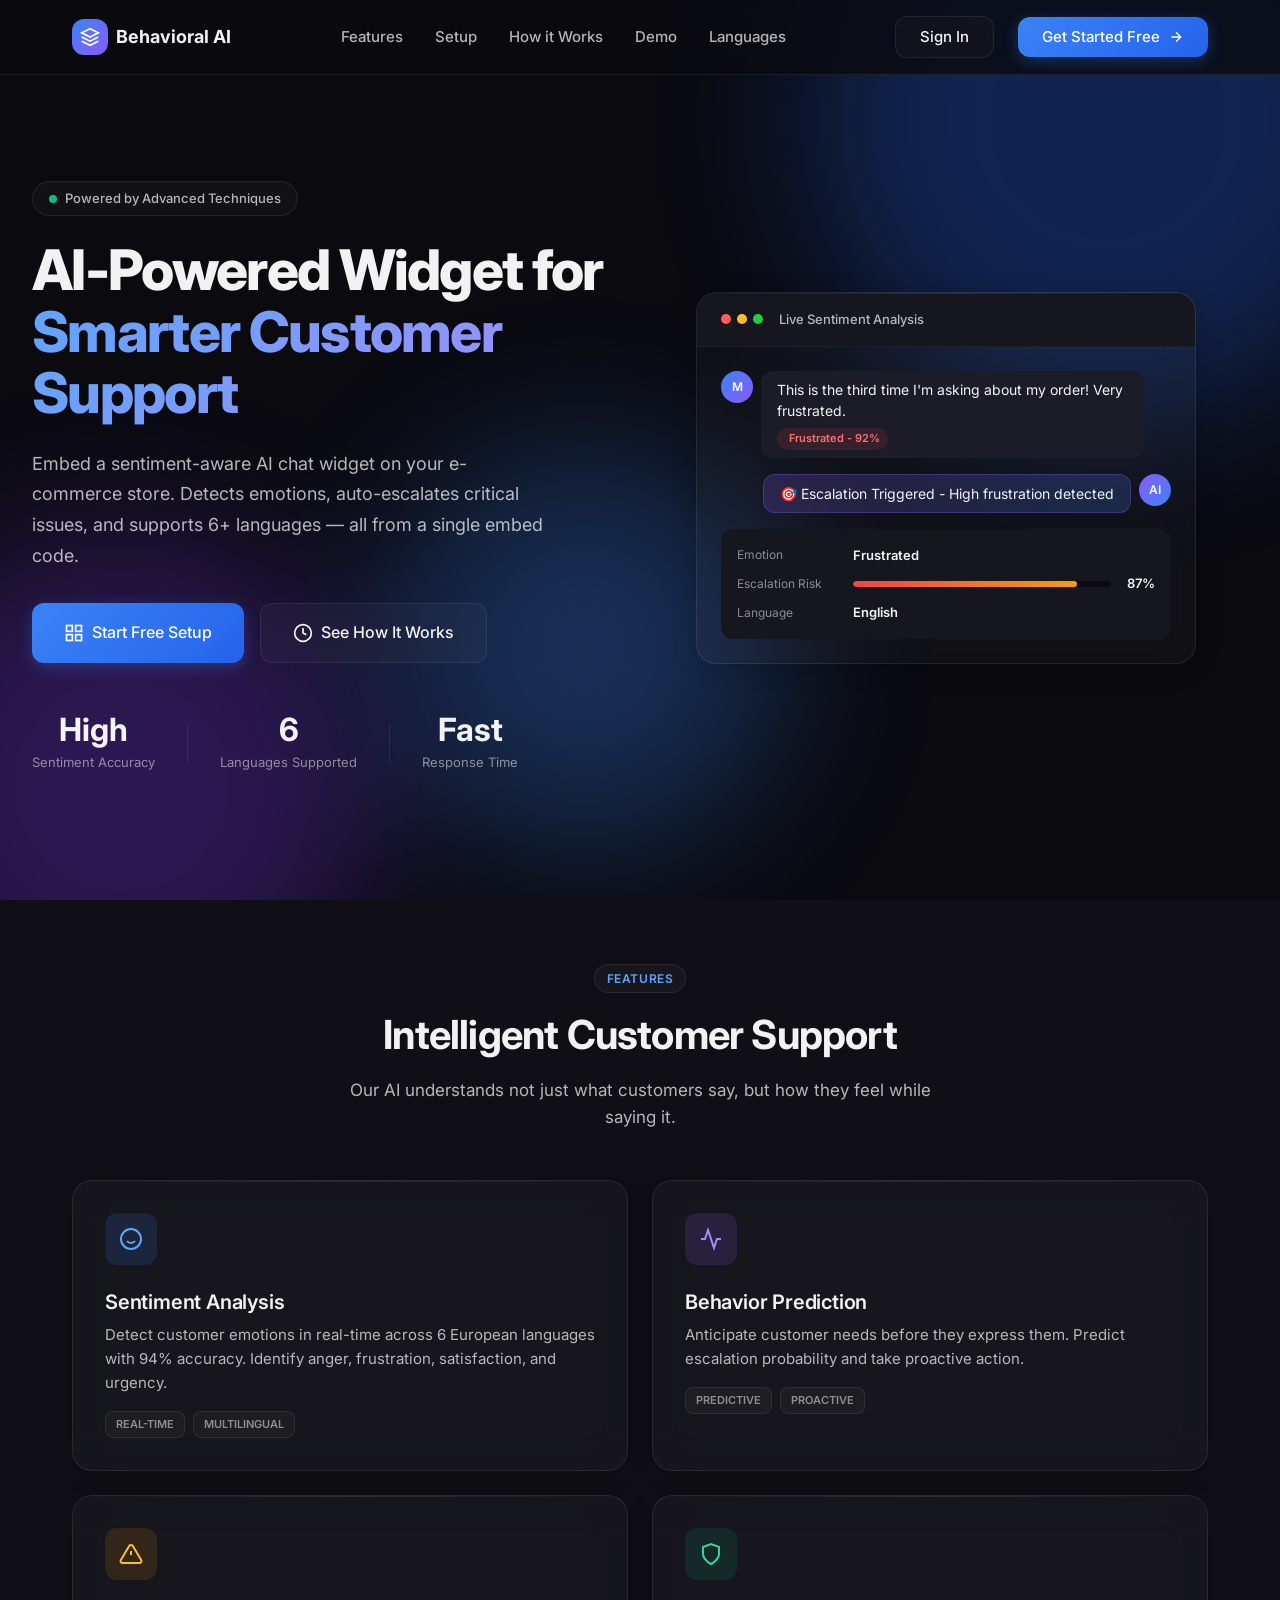
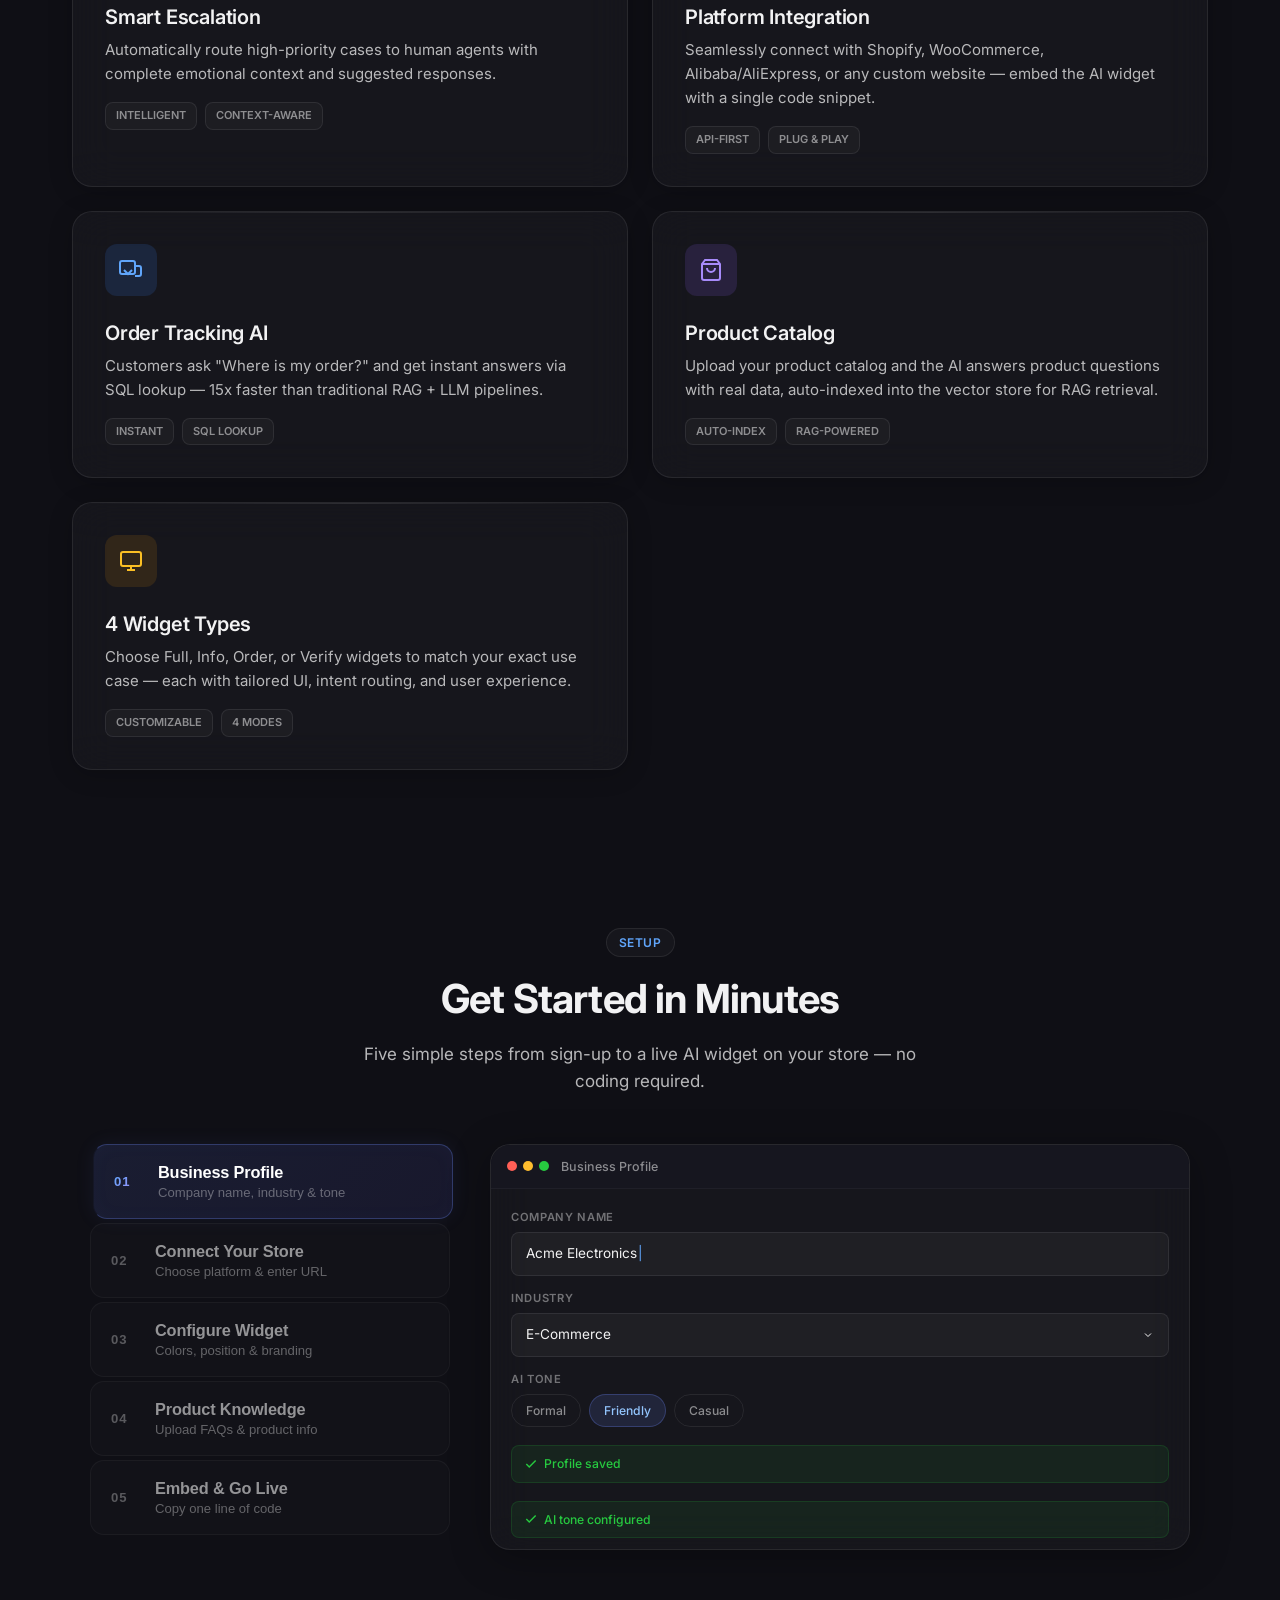
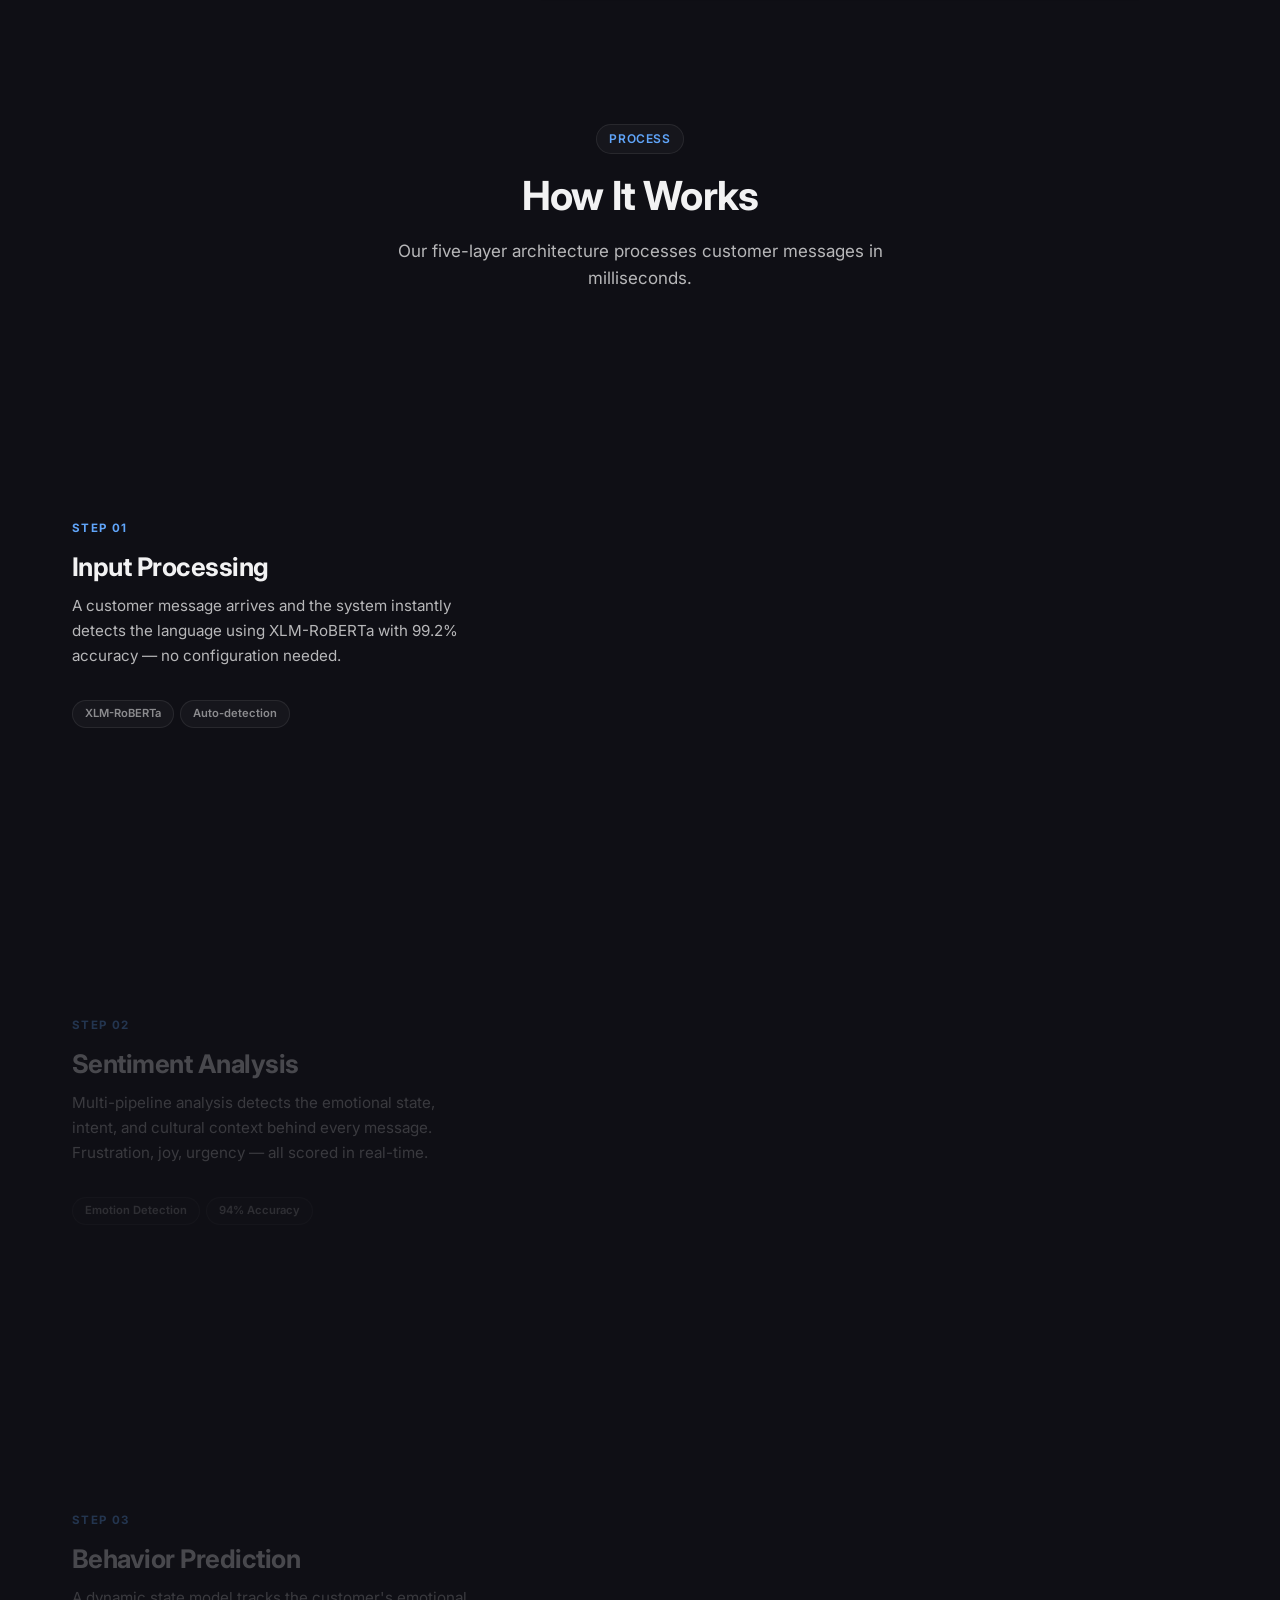
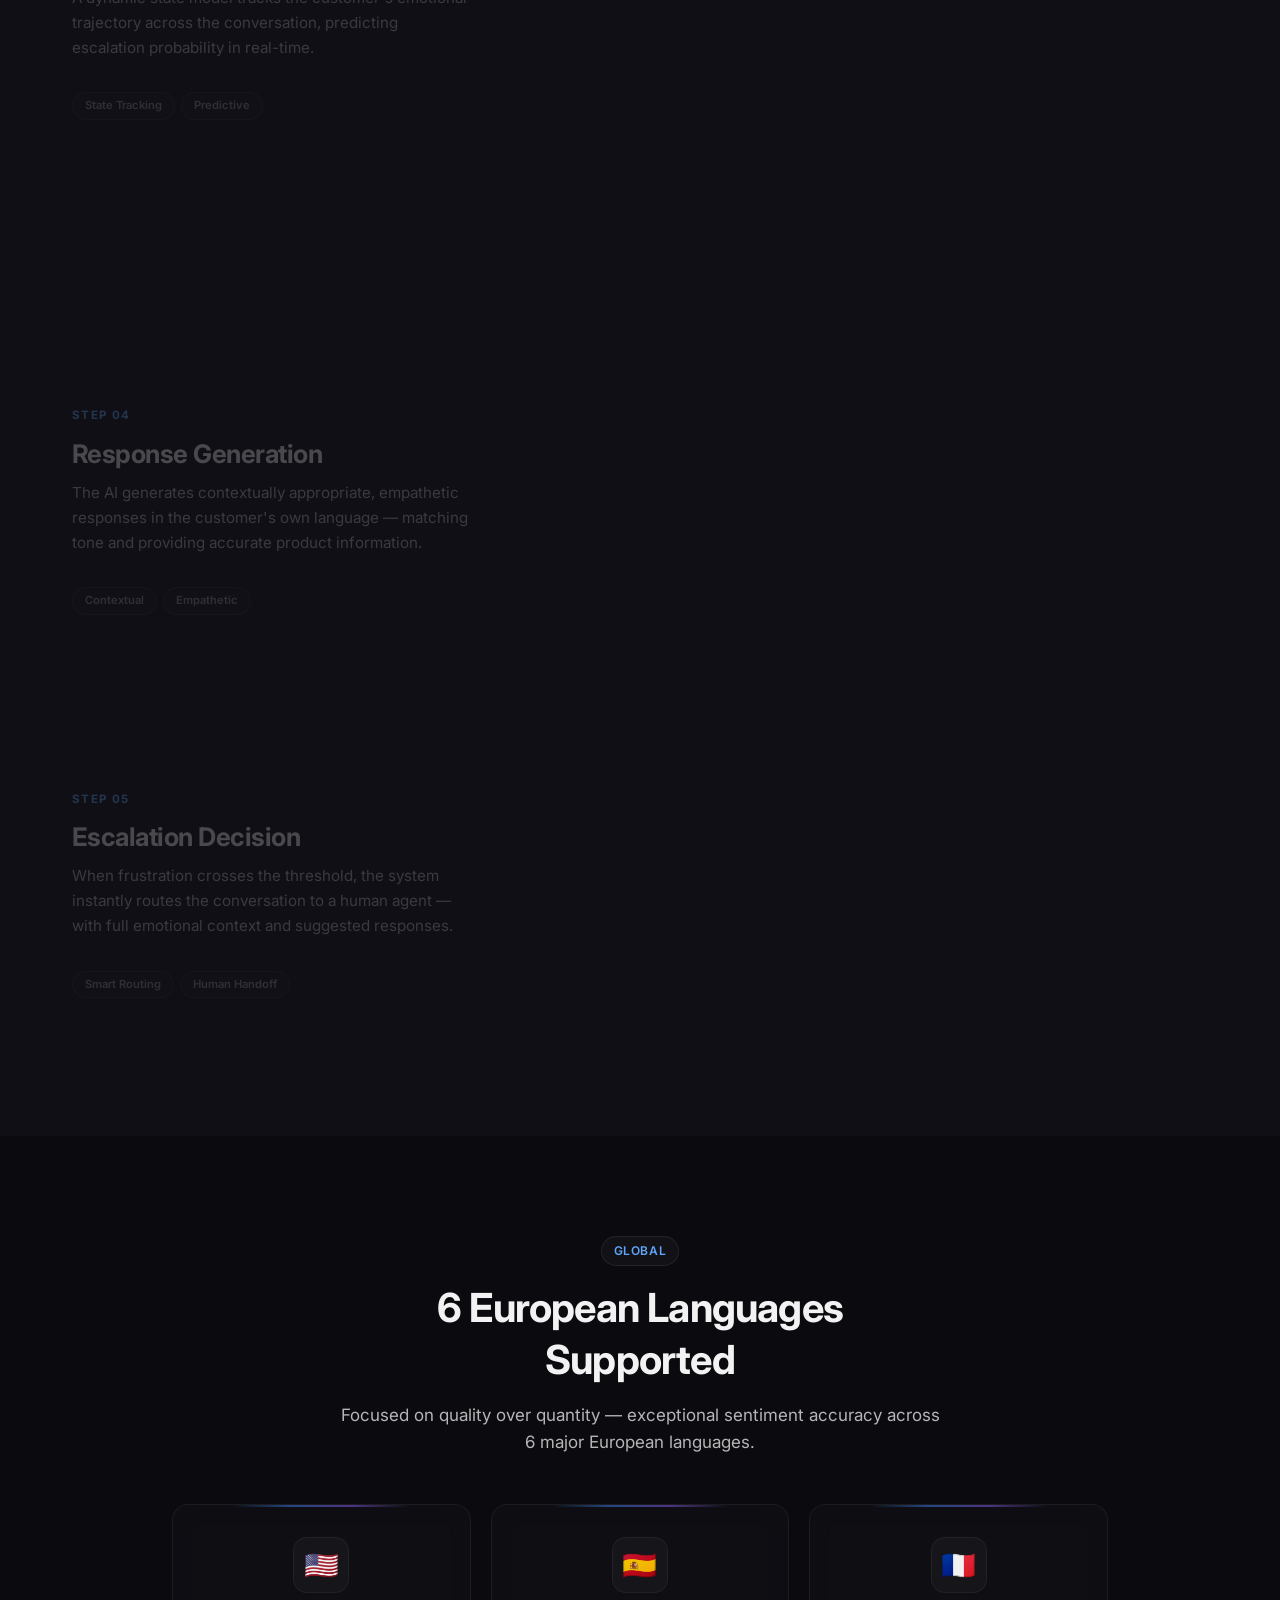
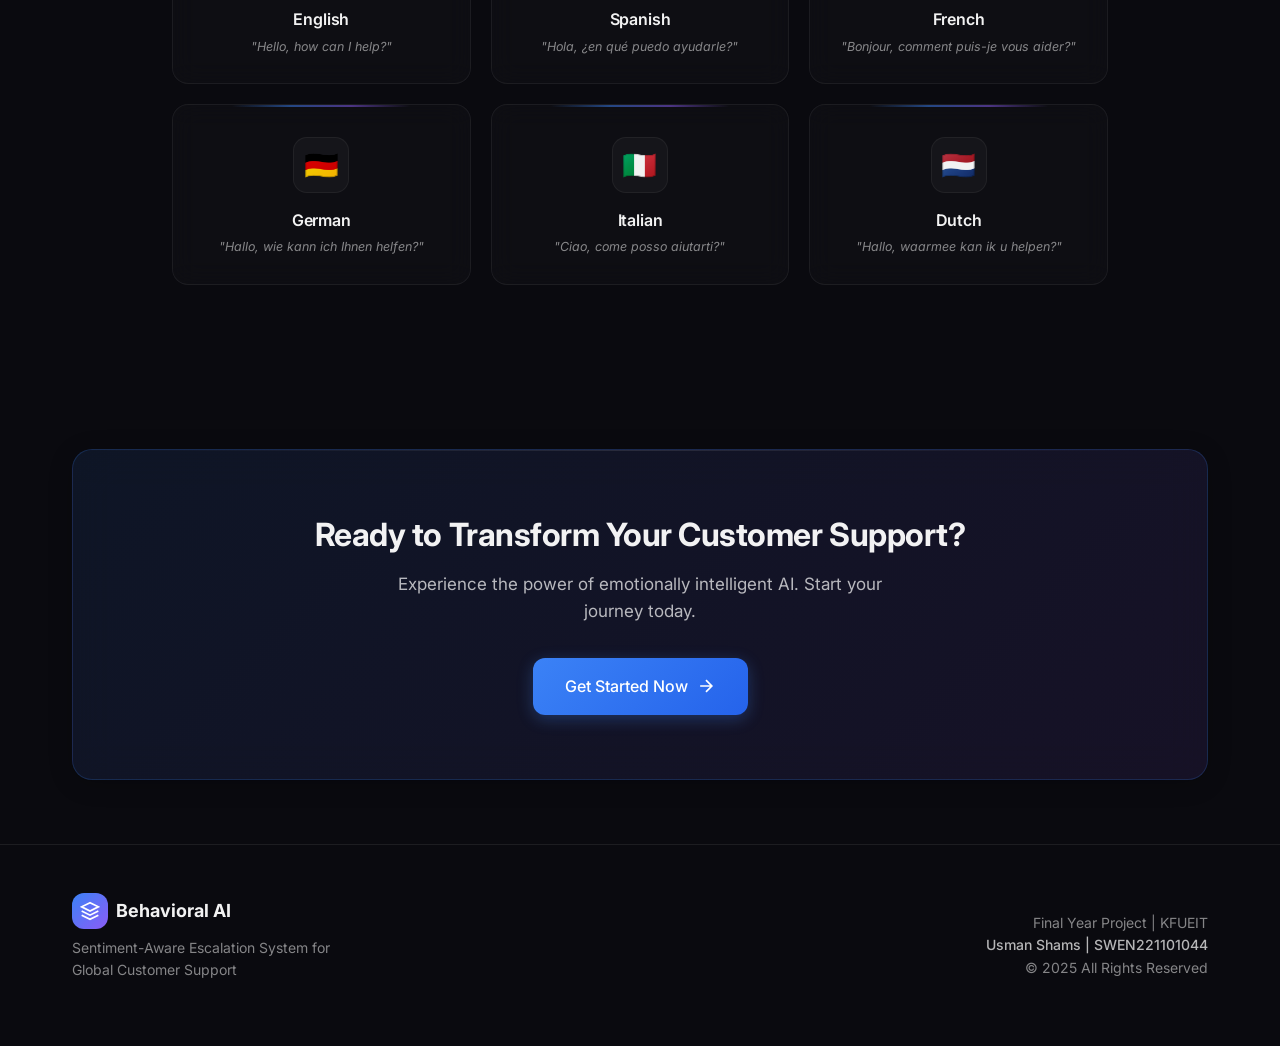
<file: frontend/index.html>
<!DOCTYPE html>
<html lang="en">

<head>
    <meta charset="UTF-8">
    <meta name="viewport" content="width=device-width, initial-scale=1.0">
    <meta name="description"
        content="Behavioral Agentic AI - Sentiment-Aware Escalation System for Multilingual Global Customer Support">
    <title>Behavioral Agentic AI | Sentiment-Aware Customer Support</title>

    <!-- Google Fonts -->
    <link rel="preconnect" href="https://fonts.googleapis.com">
    <link rel="preconnect" href="https://fonts.gstatic.com" crossorigin>
    <link href="https://fonts.googleapis.com/css2?family=Inter:wght@300;400;500;600;700;800&display=swap"
        rel="stylesheet">

    <!-- Stylesheets -->
    <link rel="stylesheet" href="css/design-system.css">
    <link rel="stylesheet" href="css/landing.css">

    <!-- Favicon -->
    <link rel="icon" type="image/svg+xml" href="assets/favicon.svg">

    <style>
        /* ═══════════════════════════════════════════════════════
           HOW IT WORKS — SCROLL-ANIMATED STICKY SECTION
           ═══════════════════════════════════════════════════════ */
        .hiw-section {
            position: relative;
            background: var(--bg-secondary);
            padding-bottom: 100px;
        }

        .hiw-header {
            text-align: center;
            padding: 80px 2rem 60px;
            max-width: 600px;
            margin: 0 auto;
        }

        .hiw-track {
            display: flex;
            max-width: 1200px;
            margin: 0 auto;
            gap: 0;
            position: relative;
        }

        /* LEFT: scrolling text steps */
        .hiw-steps {
            flex: 1;
            padding: 0 2rem 1rem 2rem;
        }

        .hiw-step {
            min-height: 55vh;
            display: flex;
            flex-direction: column;
            justify-content: center;
            padding: 2rem 1rem 2rem 0;
            opacity: 0.25;
            transform: translateY(10px);
            transition: opacity 0.5s ease, transform 0.5s ease;
        }

        .hiw-step:first-child {
            padding-top: 3rem;
        }

        .hiw-step:last-child {
            min-height: auto;
            padding-bottom: 2rem;
        }

        .hiw-step.active {
            opacity: 1;
            transform: translateY(0);
        }

        .hiw-step-number {
            font-size: 0.72rem;
            font-weight: 700;
            letter-spacing: 0.12em;
            text-transform: uppercase;
            color: var(--primary-400);
            margin-bottom: 0.75rem;
        }

        .hiw-step-title {
            font-size: 1.6rem;
            font-weight: 700;
            letter-spacing: -0.02em;
            margin-bottom: 0.6rem;
            color: var(--text-primary);
        }

        .hiw-step-desc {
            font-size: 0.95rem;
            color: var(--text-secondary);
            line-height: 1.65;
            max-width: 400px;
        }

        .hiw-step-tags {
            display: flex;
            gap: 6px;
            margin-top: 1rem;
            flex-wrap: wrap;
        }

        .hiw-step-tag {
            padding: 4px 12px;
            border-radius: 20px;
            font-size: 0.7rem;
            font-weight: 600;
            background: var(--glass-bg);
            border: 1px solid var(--glass-border);
            color: var(--text-muted);
        }

        /* RIGHT: sticky visual card */
        .hiw-visual {
            flex: 0 0 480px;
            position: sticky;
            top: calc(50vh - 200px);
            height: fit-content;
            padding: 0 2rem 0 0;
            align-self: flex-start;
            transition: opacity 0.4s ease;
        }

        .hiw-visual.faded {
            opacity: 0;
            pointer-events: none;
        }

        .hiw-card {
            background: var(--glass-bg);
            backdrop-filter: var(--glass-blur);
            -webkit-backdrop-filter: var(--glass-blur);
            border: 1px solid var(--glass-border);
            border-radius: var(--radius-xl);
            box-shadow: var(--glass-shadow-lg);
            overflow: hidden;
        }

        .hiw-card-header {
            padding: 12px 16px;
            background: var(--bg-tertiary);
            border-bottom: 1px solid var(--border-subtle);
            display: flex;
            align-items: center;
            gap: 12px;
        }

        .hiw-card-dots {
            display: flex;
            gap: 6px;
        }

        .hiw-card-dots span {
            width: 10px;
            height: 10px;
            border-radius: 50%;
            background: var(--glass-border);
        }

        .hiw-card-dots span:first-child {
            background: #ff5f56;
        }

        .hiw-card-dots span:nth-child(2) {
            background: #ffbd2e;
        }

        .hiw-card-dots span:last-child {
            background: #27ca40;
        }

        .hiw-card-label {
            font-size: 0.78rem;
            font-weight: 500;
            color: var(--text-muted);
            transition: color 0.3s;
        }

        .hiw-card-body {
            position: relative;
            min-height: 340px;
        }

        /* Individual visual scenes */
        .hiw-scene {
            position: absolute;
            inset: 0;
            padding: 1.25rem;
            display: flex;
            flex-direction: column;
            gap: 12px;
            opacity: 0;
            transform: scale(0.97);
            transition: opacity 0.45s ease, transform 0.45s ease;
            pointer-events: none;
        }

        .hiw-scene.active {
            opacity: 1;
            transform: scale(1);
            pointer-events: auto;
        }

        /* Scene building blocks */
        .scene-msg {
            display: flex;
            align-items: flex-start;
            gap: 8px;
        }

        .scene-msg--right {
            flex-direction: row-reverse;
        }

        .scene-avatar {
            width: 32px;
            height: 32px;
            border-radius: var(--radius-full);
            display: flex;
            align-items: center;
            justify-content: center;
            font-size: 0.7rem;
            font-weight: 700;
            color: #fff;
            flex-shrink: 0;
        }

        .scene-avatar--user {
            background: linear-gradient(135deg, var(--primary-500), var(--secondary-500));
        }

        .scene-avatar--ai {
            background: linear-gradient(135deg, var(--secondary-500), var(--primary-500));
        }

        .scene-bubble {
            background: var(--bg-elevated);
            padding: 10px 14px;
            border-radius: var(--radius-md);
            max-width: 80%;
        }

        .scene-bubble--ai {
            background: linear-gradient(135deg, rgba(139, 92, 246, 0.15), rgba(59, 130, 246, 0.15));
            border: 1px solid rgba(139, 92, 246, 0.25);
        }

        .scene-bubble-text {
            font-size: 0.82rem;
            color: var(--text-primary);
            line-height: 1.5;
        }

        .scene-badge {
            display: inline-flex;
            align-items: center;
            gap: 5px;
            padding: 4px 10px;
            border-radius: var(--radius-full);
            font-size: 0.68rem;
            font-weight: 600;
            margin-top: 4px;
        }

        .scene-badge--neg {
            background: var(--negative-bg);
            color: var(--negative-light);
            border: 1px solid var(--negative-border);
        }

        .scene-badge--pos {
            background: var(--positive-bg);
            color: var(--positive-light);
            border: 1px solid var(--positive-border);
        }

        .scene-badge--warn {
            background: var(--urgent-bg);
            color: var(--urgent-light);
            border: 1px solid var(--urgent-border);
        }

        .scene-badge-dot {
            width: 6px;
            height: 6px;
            border-radius: 50%;
            background: currentColor;
            animation: sceneDotPulse 1.5s ease-in-out infinite;
        }

        @keyframes sceneDotPulse {

            0%,
            100% {
                opacity: 1;
                transform: scale(1);
            }

            50% {
                opacity: 0.5;
                transform: scale(0.7);
            }
        }

        .scene-analysis {
            background: var(--bg-tertiary);
            border-radius: var(--radius-md);
            padding: 12px;
            display: flex;
            flex-direction: column;
            gap: 8px;
        }

        .scene-analysis-row {
            display: flex;
            align-items: center;
            gap: 12px;
        }

        .scene-analysis-label {
            font-size: 0.72rem;
            color: var(--text-muted);
            min-width: 85px;
        }

        .scene-analysis-bar {
            flex: 1;
            height: 6px;
            background: var(--bg-primary);
            border-radius: var(--radius-full);
            overflow: hidden;
        }

        .scene-analysis-fill {
            height: 100%;
            border-radius: var(--radius-full);
            transition: width 0.8s ease;
        }

        .scene-analysis-value {
            font-size: 0.75rem;
            font-weight: 600;
            color: var(--text-primary);
            min-width: 35px;
            text-align: right;
        }

        .scene-escalation {
            display: flex;
            align-items: center;
            gap: 10px;
            padding: 10px 14px;
            border-radius: var(--radius-md);
            background: rgba(245, 87, 108, 0.08);
            border: 1px solid rgba(245, 87, 108, 0.15);
        }

        .scene-escalation-icon {
            width: 32px;
            height: 32px;
            border-radius: 8px;
            background: rgba(245, 87, 108, 0.12);
            display: flex;
            align-items: center;
            justify-content: center;
            flex-shrink: 0;
        }

        .scene-escalation-icon svg {
            width: 16px;
            height: 16px;
            color: #f5576c;
        }

        .scene-escalation-text {
            font-size: 0.78rem;
            color: rgba(255, 255, 255, 0.75);
            line-height: 1.4;
        }

        .scene-escalation-text strong {
            color: #f5576c;
        }

        .scene-response-card {
            background: var(--bg-tertiary);
            border-radius: var(--radius-md);
            padding: 12px 14px;
            border-left: 3px solid var(--primary-500);
        }

        .scene-response-label {
            font-size: 0.65rem;
            font-weight: 700;
            text-transform: uppercase;
            letter-spacing: 0.08em;
            color: var(--primary-400);
            margin-bottom: 5px;
        }

        .scene-response-text {
            font-size: 0.8rem;
            color: var(--text-secondary);
            line-height: 1.5;
        }

        .scene-lang-grid {
            display: grid;
            grid-template-columns: 1fr 1fr;
            gap: 8px;
        }

        .scene-lang-item {
            display: flex;
            align-items: center;
            gap: 8px;
            padding: 8px 10px;
            border-radius: var(--radius-sm);
            background: var(--bg-tertiary);
            transition: background 0.3s;
        }

        .scene-lang-item.highlight {
            background: rgba(102, 126, 234, 0.12);
            border: 1px solid rgba(102, 126, 234, 0.2);
        }

        .scene-lang-flag {
            font-size: 1.2rem;
        }

        .scene-lang-name {
            font-size: 0.75rem;
            color: var(--text-secondary);
            font-weight: 500;
        }

        .scene-lang-detect {
            margin-left: auto;
            font-size: 0.6rem;
            font-weight: 700;
            color: var(--positive-light);
            padding: 2px 6px;
            border-radius: 4px;
            background: var(--positive-bg);
        }

        /* ═══════════════════════════════════════════════════════
           LANGUAGES — PREMIUM REDESIGN
           ═══════════════════════════════════════════════════════ */
        .lang-section {
            background: var(--bg-primary);
            padding: 100px 0;
        }

        .lang-container {
            max-width: 1000px;
            margin: 0 auto;
            padding: 0 2rem;
        }

        .lang-grid {
            display: grid;
            grid-template-columns: repeat(3, 1fr);
            gap: 1.25rem;
        }

        .lang-card {
            background: rgba(255, 255, 255, 0.02);
            backdrop-filter: blur(12px);
            border: 1px solid rgba(255, 255, 255, 0.06);
            border-radius: 16px;
            padding: 2rem 1.5rem 1.75rem;
            display: flex;
            flex-direction: column;
            align-items: center;
            text-align: center;
            gap: 0;
            transition: all 0.35s cubic-bezier(0.4, 0, 0.2, 1);
            position: relative;
            overflow: hidden;
            cursor: default;
        }

        /* Top accent glow line */
        .lang-card::before {
            content: '';
            position: absolute;
            top: 0;
            left: 20%;
            right: 20%;
            height: 2px;
            background: linear-gradient(90deg, transparent, var(--primary-500), var(--secondary-500), transparent);
            opacity: 0.5;
            transition: opacity 0.35s, left 0.35s, right 0.35s;
        }

        .lang-card:hover::before {
            left: 10%;
            right: 10%;
            opacity: 1;
        }

        /* Bottom glow reflection */
        .lang-card::after {
            content: '';
            position: absolute;
            bottom: 0;
            left: 50%;
            transform: translateX(-50%);
            width: 60%;
            height: 50%;
            background: radial-gradient(ellipse at bottom, rgba(102, 126, 234, 0.06), transparent 70%);
            pointer-events: none;
            transition: opacity 0.35s;
            opacity: 0;
        }

        .lang-card:hover::after {
            opacity: 1;
        }

        .lang-card:hover {
            background: rgba(255, 255, 255, 0.04);
            border-color: rgba(255, 255, 255, 0.1);
            transform: translateY(-4px);
            box-shadow: 0 12px 40px rgba(0, 0, 0, 0.3), 0 0 0 1px rgba(102, 126, 234, 0.08);
        }

        /* Flag with subtle glow backdrop */
        .lang-flag-wrap {
            width: 56px;
            height: 56px;
            display: flex;
            align-items: center;
            justify-content: center;
            border-radius: 14px;
            background: rgba(255, 255, 255, 0.03);
            border: 1px solid rgba(255, 255, 255, 0.05);
            margin-bottom: 0.9rem;
            position: relative;
            transition: all 0.35s;
        }

        .lang-card:hover .lang-flag-wrap {
            background: rgba(102, 126, 234, 0.08);
            border-color: rgba(102, 126, 234, 0.15);
            box-shadow: 0 0 20px rgba(102, 126, 234, 0.12);
        }

        .lang-flag {
            font-size: 1.75rem;
            line-height: 1;
        }

        .lang-name {
            font-size: 1rem;
            font-weight: 600;
            color: var(--text-primary);
            margin-bottom: 0.3rem;
            letter-spacing: -0.01em;
        }

        .lang-greeting {
            font-size: 0.78rem;
            color: var(--text-muted);
            font-style: italic;
            line-height: 1.4;
        }


        /* ═══════════════════════════════════════════════════════
           SETUP GUIDE — GET STARTED SECTION
           ═══════════════════════════════════════════════════════ */
        .setup-section {
            background: var(--bg-secondary);
            padding: 30px 0;
        }

        .setup-layout {
            display: flex;
            gap: 2.5rem;
            max-width: 1100px;
            margin: 0 auto;
            align-items: flex-start;
        }

        /* Tabs (left) */
        .setup-tabs {
            flex: 0 0 360px;
            display: flex;
            flex-direction: column;
            gap: 4px;
        }

        .setup-tab {
            display: flex;
            align-items: center;
            gap: 16px;
            width: 100%;
            padding: 18px 20px;
            background: rgba(255, 255, 255, 0.015);
            border: 1px solid rgba(255, 255, 255, 0.04);
            border-radius: 14px;
            cursor: pointer;
            text-align: left;
            transition: all 0.35s cubic-bezier(0.4, 0, 0.2, 1);
            color: rgba(255, 255, 255, 0.55);
            position: relative;
            overflow: hidden;
        }

        .setup-tab::before {
            content: '';
            position: absolute;
            inset: 0;
            background: linear-gradient(135deg, rgba(102, 126, 234, 0.06), rgba(124, 58, 237, 0.03));
            opacity: 0;
            transition: opacity 0.35s;
        }

        .setup-tab:hover {
            background: rgba(255, 255, 255, 0.04);
            border-color: rgba(102, 126, 234, 0.2);
            border-left-color: transparent;
            color: rgba(255, 255, 255, 0.8);
            transform: translateX(3px);
        }

        .setup-tab:hover::before {
            opacity: 1;
        }

        .setup-tab.active {
            background: rgba(102, 126, 234, 0.08);
            border-color: rgba(102, 126, 234, 0.35);
            border-left-color: transparent;
            color: var(--text-primary);
            transform: translateX(3px);
            box-shadow: 0 0 20px rgba(102, 126, 234, 0.08), inset 0 0 20px rgba(102, 126, 234, 0.03);
        }

        .setup-tab.active::before {
            opacity: 1;
        }

        .setup-tab-num {
            font-size: 0.82rem;
            font-weight: 800;
            letter-spacing: 0.08em;
            min-width: 28px;
            transition: all 0.3s;
            position: relative;
            z-index: 1;
        }

        .setup-tab .setup-tab-num {
            color: rgba(255, 255, 255, 0.3);
        }

        .setup-tab:hover .setup-tab-num {
            color: rgba(102, 126, 234, 0.7);
        }

        .setup-tab.active .setup-tab-num {
            background: linear-gradient(135deg, var(--primary-400), #a78bfa);
            -webkit-background-clip: text;
            -webkit-text-fill-color: transparent;
            background-clip: text;
        }

        .setup-tab-info {
            display: flex;
            flex-direction: column;
            gap: 3px;
            position: relative;
            z-index: 1;
        }

        .setup-tab-title {
            font-size: 1.02rem;
            font-weight: 600;
            letter-spacing: -0.01em;
            transition: color 0.3s;
        }

        .setup-tab:hover .setup-tab-title {
            color: rgba(255, 255, 255, 0.95);
        }

        .setup-tab.active .setup-tab-title {
            color: #fff;
        }

        .setup-tab-desc {
            font-size: 0.82rem;
            color: rgba(255, 255, 255, 0.35);
            transition: color 0.3s;
        }

        /* Card (right) — matches HiW card design */
        .setup-visual {
            flex: 1;
            min-width: 0;
        }

        .setup-card {
            background: var(--glass-bg);
            backdrop-filter: var(--glass-blur);
            -webkit-backdrop-filter: var(--glass-blur);
            border: 1px solid var(--glass-border);
            border-radius: var(--radius-xl);
            box-shadow: var(--glass-shadow-lg);
            overflow: hidden;
        }

        .setup-card-header {
            padding: 12px 16px;
            background: var(--bg-tertiary);
            border-bottom: 1px solid var(--border-subtle);
            display: flex;
            align-items: center;
            gap: 12px;
        }

        .setup-card-dots {
            display: flex;
            gap: 6px;
        }

        .setup-card-dots span {
            width: 10px;
            height: 10px;
            border-radius: 50%;
            background: var(--glass-border);
        }

        .setup-card-dots span:first-child {
            background: #ff5f56;
        }

        .setup-card-dots span:nth-child(2) {
            background: #ffbd2e;
        }

        .setup-card-dots span:last-child {
            background: #27ca40;
        }

        .setup-card-label {
            font-size: 0.78rem;
            font-weight: 500;
            color: var(--text-muted);
            transition: color 0.3s;
        }

        .setup-card-body {
            position: relative;
            min-height: 360px;
        }

        /* Scenes — same pattern as HiW */
        .setup-scene {
            position: absolute;
            inset: 0;
            padding: 1.25rem;
            display: flex;
            flex-direction: column;
            gap: 12px;
            opacity: 0;
            transform: translateY(8px);
            transition: opacity 0.45s ease, transform 0.45s ease;
            pointer-events: none;
        }

        .setup-scene.active {
            opacity: 1;
            transform: translateY(0);
            pointer-events: auto;
        }

        /* — Shared form primitives — */
        .ss-form {
            display: flex;
            flex-direction: column;
            gap: 14px;
        }

        .ss-field {
            display: flex;
            flex-direction: column;
            gap: 5px;
        }

        .ss-label {
            font-size: 0.7rem;
            font-weight: 600;
            text-transform: uppercase;
            letter-spacing: 0.06em;
            color: rgba(255, 255, 255, 0.4);
        }

        .ss-input {
            padding: 10px 14px;
            border-radius: 8px;
            background: rgba(255, 255, 255, 0.04);
            border: 1px solid rgba(255, 255, 255, 0.08);
            font-size: 0.85rem;
            color: var(--text-primary);
        }

        .ss-input-typed {
            display: flex;
            align-items: center;
            gap: 1px;
        }

        .ss-typed-text {
            color: var(--text-primary);
        }

        .ss-cursor {
            color: var(--primary-400);
            animation: blink-cursor 1s step-end infinite;
        }

        @keyframes blink-cursor {
            50% {
                opacity: 0;
            }
        }

        .ss-select {
            padding: 10px 14px;
            border-radius: 8px;
            background: rgba(255, 255, 255, 0.04);
            border: 1px solid rgba(255, 255, 255, 0.08);
            font-size: 0.85rem;
            color: var(--text-primary);
            display: flex;
            justify-content: space-between;
            align-items: center;
        }

        .ss-tone-chips {
            display: flex;
            gap: 8px;
        }

        .ss-chip {
            padding: 6px 14px;
            border-radius: 20px;
            font-size: 0.76rem;
            font-weight: 500;
            border: 1px solid rgba(255, 255, 255, 0.08);
            background: transparent;
            color: var(--text-muted);
            transition: all 0.25s;
        }

        .ss-chip-active {
            background: rgba(102, 126, 234, 0.15);
            border-color: rgba(102, 126, 234, 0.3);
            color: var(--primary-300);
        }

        .ss-status {
            display: flex;
            align-items: center;
            gap: 6px;
            font-size: 0.76rem;
            font-weight: 500;
            padding: 8px 12px;
            border-radius: 8px;
            margin-top: 4px;
        }

        .ss-status-ok {
            color: #27ca40;
            background: rgba(39, 202, 64, 0.08);
            border: 1px solid rgba(39, 202, 64, 0.15);
        }

        /* — Scene 1: Platform Grid — */
        .ss-platform-grid {
            display: grid;
            grid-template-columns: repeat(4, 1fr);
            gap: 8px;
        }

        .ss-plat {
            display: flex;
            flex-direction: column;
            align-items: center;
            gap: 6px;
            padding: 12px 8px;
            border-radius: 10px;
            border: 1px solid rgba(255, 255, 255, 0.06);
            background: rgba(255, 255, 255, 0.02);
            font-size: 0.72rem;
            color: var(--text-muted);
            position: relative;
            transition: all 0.25s;
        }

        .ss-plat-active {
            background: rgba(102, 126, 234, 0.1);
            border-color: rgba(102, 126, 234, 0.25);
            color: var(--primary-300);
        }

        .ss-plat-check {
            position: absolute;
            top: 4px;
            right: 6px;
            font-size: 0.65rem;
            color: #27ca40;
        }

        /* — Scene 2: Widget Config — */
        .ss-widget-config {
            display: flex;
            gap: 18px;
            height: 100%;
        }

        .ss-config-left {
            flex: 1;
            display: flex;
            flex-direction: column;
            gap: 14px;
        }

        .ss-config-right {
            flex: 0 0 180px;
            display: flex;
            align-items: center;
            justify-content: center;
        }

        .ss-color-row {
            display: flex;
            gap: 8px;
        }

        .ss-swatch {
            width: 26px;
            height: 26px;
            border-radius: 50%;
            border: 2px solid transparent;
            cursor: pointer;
            transition: all 0.25s;
        }

        .ss-swatch-active {
            border-color: white;
            box-shadow: 0 0 10px rgba(124, 58, 237, 0.4);
        }

        .ss-widget-preview {
            position: relative;
        }

        .ss-wp-window {
            width: 120px;
            height: 90px;
            background: rgba(255, 255, 255, 0.03);
            border: 1px solid rgba(255, 255, 255, 0.08);
            border-radius: 8px;
            overflow: hidden;
        }

        .ss-wp-bar {
            height: 10px;
            background: rgba(255, 255, 255, 0.06);
            border-bottom: 1px solid rgba(255, 255, 255, 0.05);
        }

        .ss-wp-body {
            padding: 8px;
            display: flex;
            flex-direction: column;
            gap: 5px;
        }

        .ss-wp-line {
            height: 4px;
            background: rgba(255, 255, 255, 0.06);
            border-radius: 2px;
        }

        .ss-wp-bubble {
            position: absolute;
            bottom: -6px;
            right: -6px;
            width: 32px;
            height: 32px;
            border-radius: 50%;
            background: #7c3aed;
            display: flex;
            align-items: center;
            justify-content: center;
            box-shadow: 0 4px 14px rgba(124, 58, 237, 0.4);
            animation: bubble-pulse 2s ease-in-out infinite;
        }

        @keyframes bubble-pulse {

            0%,
            100% {
                transform: scale(1);
            }

            50% {
                transform: scale(1.1);
            }
        }

        /* — Sync Stats Row (Scene 1) — */
        .ss-sync-stats {
            display: flex;
            align-items: center;
            justify-content: center;
            gap: 14px;
            margin-top: 8px;
            padding: 10px 14px;
            background: rgba(255, 255, 255, 0.02);
            border: 1px solid rgba(255, 255, 255, 0.05);
            border-radius: 10px;
        }

        .ss-sync-item {
            display: flex;
            flex-direction: column;
            align-items: center;
            gap: 2px;
        }

        .ss-sync-val {
            font-size: 1.1rem;
            font-weight: 700;
            color: var(--primary-300);
        }

        .ss-sync-label {
            font-size: 0.65rem;
            color: var(--text-muted);
            text-transform: uppercase;
            letter-spacing: 0.06em;
        }

        .ss-sync-divider {
            width: 1px;
            height: 28px;
            background: rgba(255, 255, 255, 0.08);
        }

        /* — API Info (Scene 1) — */
        .ss-api-info {
            margin-top: 6px;
            padding: 8px 10px;
            background: rgba(255, 255, 255, 0.02);
            border: 1px solid rgba(255, 255, 255, 0.05);
            border-radius: 8px;
            display: flex;
            flex-direction: column;
            gap: 5px;
        }

        .ss-api-row {
            display: flex;
            align-items: center;
            justify-content: space-between;
        }

        .ss-api-key-label {
            font-size: 0.68rem;
            color: var(--text-muted);
            font-weight: 500;
        }

        .ss-api-key-val {
            font-size: 0.68rem;
            color: var(--primary-300);
            font-family: 'Courier New', monospace;
            display: flex;
            align-items: center;
            gap: 4px;
        }

        /* — Larger Widget Preview (Scene 2) — */
        .ss-widget-preview-lg {
            position: relative;
            width: 100%;
        }

        .ss-wpl-site {
            width: 100%;
            background: rgba(255, 255, 255, 0.02);
            border: 1px solid rgba(255, 255, 255, 0.08);
            border-radius: 10px;
            overflow: hidden;
            position: relative;
            min-height: 200px;
        }

        .ss-wpl-bar {
            display: flex;
            align-items: center;
            gap: 4px;
            padding: 7px 10px;
            background: rgba(255, 255, 255, 0.04);
            border-bottom: 1px solid rgba(255, 255, 255, 0.05);
        }

        .ss-wpl-bar>span {
            width: 6px;
            height: 6px;
            border-radius: 50%;
        }

        .ss-wpl-bar>span:first-child {
            background: #ff5f56;
        }

        .ss-wpl-bar>span:nth-child(2) {
            background: #ffbd2e;
        }

        .ss-wpl-bar>span:nth-child(3) {
            background: #27ca40;
        }

        .ss-wpl-url {
            flex: 1;
            text-align: center;
            font-size: 0.58rem;
            color: var(--text-muted);
            background: rgba(255, 255, 255, 0.04);
            border-radius: 4px;
            padding: 2px 6px;
            margin-left: 4px;
        }

        .ss-wpl-body {
            padding: 12px;
            display: flex;
            flex-direction: column;
            gap: 6px;
        }

        .ss-wpl-line {
            height: 4px;
            background: rgba(255, 255, 255, 0.05);
            border-radius: 2px;
        }

        .ss-wpl-chat {
            position: absolute;
            bottom: 40px;
            right: 8px;
            width: 130px;
            background: rgba(20, 20, 30, 0.95);
            border: 1px solid rgba(124, 58, 237, 0.3);
            border-radius: 10px;
            overflow: hidden;
            box-shadow: 0 4px 20px rgba(0, 0, 0, 0.3);
            animation: chat-slide-up 0.5s ease-out;
        }

        @keyframes chat-slide-up {
            from {
                opacity: 0;
                transform: translateY(10px);
            }

            to {
                opacity: 1;
                transform: translateY(0);
            }
        }

        .ss-wpl-chat-head {
            display: flex;
            align-items: center;
            gap: 6px;
            padding: 6px 8px;
            background: rgba(124, 58, 237, 0.15);
            border-bottom: 1px solid rgba(124, 58, 237, 0.2);
            font-size: 0.62rem;
            font-weight: 600;
            color: rgba(255, 255, 255, 0.8);
        }

        .ss-wpl-chat-avatar {
            width: 16px;
            height: 16px;
            border-radius: 50%;
            background: linear-gradient(135deg, var(--primary-400), #a78bfa);
            display: flex;
            align-items: center;
            justify-content: center;
            font-size: 0.48rem;
            font-weight: 700;
            color: white;
        }

        .ss-wpl-chat-msgs {
            padding: 6px 8px;
            display: flex;
            flex-direction: column;
            gap: 4px;
        }

        .ss-wpl-msg {
            font-size: 0.58rem;
            padding: 4px 7px;
            border-radius: 6px;
            max-width: 90%;
            line-height: 1.3;
        }

        .ss-wpl-msg-bot {
            background: rgba(102, 126, 234, 0.15);
            color: rgba(255, 255, 255, 0.8);
            align-self: flex-start;
        }

        .ss-wpl-bubble {
            position: absolute;
            bottom: 8px;
            right: 8px;
            width: 26px;
            height: 26px;
            border-radius: 50%;
            background: #7c3aed;
            display: flex;
            align-items: center;
            justify-content: center;
            animation: bubble-pulse 2s ease-in-out infinite;
            box-shadow: 0 2px 12px rgba(124, 58, 237, 0.5);
        }

        /* — Scene 3: Knowledge Base — */
        .ss-kb-header {
            display: flex;
            align-items: center;
            gap: 8px;
            font-size: 0.85rem;
            font-weight: 600;
            color: var(--text-primary);
            margin-bottom: 4px;
        }

        .ss-kb-list {
            display: flex;
            flex-direction: column;
            gap: 8px;
        }

        .ss-kb-item {
            display: flex;
            align-items: center;
            gap: 10px;
            padding: 10px 12px;
            border-radius: 8px;
            background: rgba(255, 255, 255, 0.03);
            border: 1px solid rgba(255, 255, 255, 0.06);
        }

        .ss-kb-icon {
            font-size: 1.1rem;
            flex-shrink: 0;
        }

        .ss-kb-info {
            flex: 1;
            display: flex;
            flex-direction: column;
            gap: 1px;
        }

        .ss-kb-name {
            font-size: 0.82rem;
            font-weight: 500;
            color: var(--text-primary);
        }

        .ss-kb-meta {
            font-size: 0.68rem;
            color: var(--text-muted);
        }

        .ss-kb-badge {
            font-size: 0.65rem;
            font-weight: 600;
            padding: 3px 8px;
            border-radius: 10px;
            text-transform: uppercase;
            letter-spacing: 0.04em;
        }

        .ss-kb-badge-ok {
            color: #27ca40;
            background: rgba(39, 202, 64, 0.1);
        }

        .ss-kb-badge-load {
            color: #ffbd2e;
            background: rgba(255, 189, 46, 0.1);
            animation: pulse-badge 1.5s ease-in-out infinite;
        }

        @keyframes pulse-badge {

            0%,
            100% {
                opacity: 1;
            }

            50% {
                opacity: 0.5;
            }
        }

        /* — Scene 4: Embed & Go Live — */
        .ss-embed {
            display: flex;
            flex-direction: column;
            gap: 12px;
        }

        .ss-embed-title {
            display: flex;
            align-items: center;
            gap: 8px;
            font-size: 0.92rem;
            font-weight: 600;
            color: #27ca40;
        }

        .ss-embed-code {
            border-radius: 10px;
            overflow: hidden;
        }

        .ss-code-bar {
            padding: 8px 14px;
            background: rgba(255, 255, 255, 0.06);
            border-bottom: 1px solid rgba(255, 255, 255, 0.06);
            display: flex;
            justify-content: space-between;
            align-items: center;
            font-size: 0.72rem;
            color: var(--text-muted);
        }

        .ss-copy-badge {
            color: #27ca40;
            font-weight: 600;
            font-size: 0.68rem;
        }

        .ss-code-block {
            padding: 14px;
            margin: 0;
            background: rgba(0, 0, 0, 0.3);
            font-family: 'SF Mono', 'Fira Code', monospace;
            font-size: 0.76rem;
            color: #a5b4fc;
            line-height: 1.6;
            overflow-x: auto;
        }

        .ss-embed-demo {
            margin-top: 4px;
            text-align: center;
        }

        .ss-ed-browser {
            width: 200px;
            margin: 0 auto;
            background: rgba(255, 255, 255, 0.02);
            border: 1px solid rgba(255, 255, 255, 0.08);
            border-radius: 8px;
            overflow: hidden;
            position: relative;
        }

        .ss-ed-bar {
            display: flex;
            align-items: center;
            gap: 4px;
            padding: 6px 8px;
            background: rgba(255, 255, 255, 0.04);
            border-bottom: 1px solid rgba(255, 255, 255, 0.05);
        }

        .ss-ed-bar>span {
            width: 6px;
            height: 6px;
            border-radius: 50%;
            background: rgba(255, 255, 255, 0.12);
        }

        .ss-ed-bar>span:first-child {
            background: #ff5f56;
        }

        .ss-ed-bar>span:nth-child(2) {
            background: #ffbd2e;
        }

        .ss-ed-bar>span:nth-child(3) {
            background: #27ca40;
        }

        .ss-ed-url {
            flex: 1;
            text-align: center;
            font-size: 0.6rem;
            color: var(--text-muted);
            background: rgba(255, 255, 255, 0.04);
            border-radius: 4px;
            padding: 2px 6px;
            margin-left: 4px;
        }

        .ss-ed-body {
            padding: 10px;
            display: flex;
            flex-direction: column;
            gap: 4px;
        }

        .ss-ed-line {
            height: 3px;
            background: rgba(255, 255, 255, 0.06);
            border-radius: 2px;
        }

        .ss-ed-widget-dot {
            position: absolute;
            bottom: 8px;
            right: 8px;
            width: 22px;
            height: 22px;
            border-radius: 50%;
            background: #7c3aed;
            display: flex;
            align-items: center;
            justify-content: center;
            animation: bubble-pulse 2s ease-in-out infinite;
            box-shadow: 0 2px 10px rgba(124, 58, 237, 0.5);
        }

        .ss-ed-label {
            display: block;
            margin-top: 10px;
            font-size: 0.76rem;
            color: var(--text-muted);
            font-weight: 500;
        }

        /* ═══════════════════════════════════════════════════════
           RESPONSIVE — HOW IT WORKS
           ═══════════════════════════════════════════════════════ */
        @media (max-width: 900px) {
            .hiw-track {
                flex-direction: column;
            }

            /* Tighten HiW section spacing for mobile */
            .hiw-section {
                padding-bottom: 8px;
            }

            .hiw-header {
                padding: 12px 1rem 8px;
            }

            .hiw-visual {
                position: relative;
                top: 0;
                flex: none;
                width: 100%;
                padding: 0 1rem;
                margin-bottom: 1rem;
            }

            .hiw-steps {
                padding: 0 1rem 0.5rem;
            }

            .hiw-step {
                min-height: auto;
                padding: 1.5rem 0;
            }

            /* Tighten language section */
            .lang-section {
                padding: 24px 0;
            }

            .section-header {
                margin-bottom: 36px;
            }

            .lang-grid {
                grid-template-columns: repeat(2, 1fr);
            }

            .setup-layout {
                flex-direction: column;
                align-items: stretch;
                gap: 1.25rem;
                width: 100%;
                box-sizing: border-box;
            }

            /* Tabs → compact horizontal pill row */
            .setup-tabs {
                flex: none;
                flex-direction: row;
                overflow-x: auto;
                gap: 6px;
                padding-bottom: 8px;
                -webkit-overflow-scrolling: touch;
                scrollbar-width: none;
                justify-content: center;
            }

            .setup-tabs::-webkit-scrollbar {
                display: none;
            }

            .setup-tab {
                flex: 0 0 auto;
                padding: 10px;
                white-space: nowrap;
                border-radius: 50%;
                transform: none !important;
                gap: 0;
                width: 38px;
                height: 38px;
                justify-content: center;
            }

            .setup-tab.active {
                border-bottom: none;
                transform: none !important;
                box-shadow: 0 0 14px rgba(102, 126, 234, 0.2);
            }

            .setup-tab::before {
                border-radius: 50%;
            }

            /* Hide title + description — show numbers only */
            .setup-tab-info {
                display: none;
            }

            .setup-tab-num {
                font-size: 0.78rem;
                min-width: auto;
                font-weight: 700;
            }

            /* Visual card → full width */
            .setup-visual {
                flex: none;
                width: 100%;
                max-width: 100%;
            }

            .setup-card {
                width: 100%;
                max-width: 100%;
            }

            .setup-card-body {
                min-height: 370px;
            }

            /* Platform grid */
            .ss-platform-grid {
                grid-template-columns: repeat(3, 1fr);
                gap: 6px;
            }

            /* Widget config → stack */
            .ss-widget-config {
                flex-direction: column;
            }

            .ss-config-right {
                flex: none;
            }

            /* Large widget preview */
            .ss-wpl-site {
                min-height: 160px;
            }

            .ss-wpl-chat {
                width: 120px;
                bottom: 32px;
            }
        }

        @media (max-width: 600px) {
            .lang-grid {
                grid-template-columns: 1fr;
            }

            .setup-layout {
                gap: 0.85rem;
            }

            /* Tabs — compact number circles on phones */
            .setup-tab {
                width: 34px;
                height: 34px;
                padding: 8px;
            }

            .setup-tab-num {
                font-size: 0.72rem;
            }

            /* Card body */
            .setup-card-body {
                min-height: 350px;
                padding: 0;
            }

            /* Scenes */
            .setup-scene {
                padding: 0.85rem;
                gap: 10px;
            }

            /* Form elements inside scenes */
            .ss-form {
                gap: 10px;
            }

            .ss-label {
                font-size: 0.62rem;
            }

            .ss-input {
                padding: 8px 10px;
                font-size: 0.78rem;
                border-radius: 7px;
            }

            .ss-select {
                padding: 8px 10px;
                font-size: 0.78rem;
                border-radius: 7px;
            }

            .ss-chip {
                padding: 5px 10px;
                font-size: 0.68rem;
            }

            .ss-status {
                padding: 6px 10px;
                font-size: 0.68rem;
            }

            /* Platform grid */
            .ss-platform-grid {
                grid-template-columns: repeat(2, 1fr);
                gap: 6px;
            }

            .ss-plat {
                padding: 8px 4px;
                font-size: 0.62rem;
                gap: 4px;
                border-radius: 8px;
            }

            .ss-plat svg {
                width: 14px;
                height: 14px;
            }

            .ss-plat-check {
                font-size: 0.55rem;
                top: 3px;
                right: 4px;
            }

            /* Sync stats */
            .ss-sync-stats {
                gap: 8px;
                padding: 6px 8px;
            }

            .ss-sync-val {
                font-size: 0.88rem;
            }

            .ss-sync-label {
                font-size: 0.58rem;
            }

            /* API info */
            .ss-api-info {
                padding: 6px 8px;
            }

            .ss-api-key-label,
            .ss-api-key-val {
                font-size: 0.6rem;
            }

            /* Widget config */
            .ss-config-right {
                flex: 0 0 auto;
            }

            .ss-color-row {
                gap: 6px;
            }

            .ss-swatch {
                width: 22px;
                height: 22px;
            }

            /* Widget preview */
            .ss-wp-window {
                width: 100px;
                height: 75px;
            }

            .ss-wp-bubble {
                width: 26px;
                height: 26px;
            }

            /* Large widget preview */
            .ss-wpl-site {
                min-height: 130px;
            }

            .ss-wpl-chat {
                width: 100px;
                bottom: 24px;
                right: 6px;
            }

            .ss-wpl-chat-head {
                padding: 4px 6px;
                font-size: 0.52rem;
            }

            .ss-wpl-msg {
                font-size: 0.48rem;
            }

            /* Embed code */
            .ss-embed-code {
                border-radius: 8px;
            }

            .ss-code-block {
                font-size: 0.62rem;
                padding: 8px;
            }

            .ss-ed-browser {
                width: 160px;
            }

            /* Card header */
            .setup-card-header {
                padding: 8px 12px;
                gap: 8px;
            }

            .setup-card-dots span {
                width: 8px;
                height: 8px;
            }

            .setup-card-label {
                font-size: 0.68rem;
            }
        }
    </style>
</head>

<body>
    <!-- Animated Gradient Background -->
    <div class="gradient-bg">
        <div class="gradient-orb gradient-orb--1"></div>
        <div class="gradient-orb gradient-orb--2"></div>
        <div class="gradient-orb gradient-orb--3"></div>
    </div>

    <!-- Navigation -->
    <nav class="landing-nav">
        <div class="landing-nav-container">
            <a href="#" class="landing-logo">
                <div class="landing-logo-icon">
                    <svg viewBox="0 0 24 24" fill="none" stroke="currentColor" stroke-width="2">
                        <path d="M12 2L2 7l10 5 10-5-10-5z" />
                        <path d="M2 17l10 5 10-5" />
                        <path d="M2 12l10 5 10-5" />
                    </svg>
                </div>
                <span class="landing-logo-text">Behavioral AI</span>
            </a>

            <div class="landing-nav-links">
                <a href="#features" class="landing-nav-link">Features</a>
                <a href="#setup" class="landing-nav-link">Setup</a>
                <a href="#how-it-works" class="landing-nav-link">How it Works</a>
                <a href="#demo" class="landing-nav-link">Demo</a>
                <a href="#languages" class="landing-nav-link">Languages</a>
            </div>

            <div class="landing-nav-actions">
                <button class="mobile-menu-btn"
                    onclick="document.querySelector('.landing-nav-links').classList.toggle('open')" aria-label="Menu">
                    <svg viewBox="0 0 24 24" fill="none" stroke="currentColor" stroke-width="2">
                        <line x1="3" y1="6" x2="21" y2="6" />
                        <line x1="3" y1="12" x2="21" y2="12" />
                        <line x1="3" y1="18" x2="21" y2="18" />
                    </svg>
                </button>
                <a href="pages/login.html" class="btn btn-secondary" style="margin-right: 8px;">Sign In</a>
                <a href="pages/signup.html" class="btn btn-primary">
                    Get Started Free
                    <svg width="16" height="16" viewBox="0 0 24 24" fill="none" stroke="currentColor" stroke-width="2">
                        <path d="M5 12h14M12 5l7 7-7 7" />
                    </svg>
                </a>
            </div>
        </div>
    </nav>

    <!-- Hero Section (KEPT — only buttons updated) -->
    <section class="hero">
        <div class="hero-container">
            <div class="hero-badge">
                <span class="hero-badge-dot"></span>
                <span>Powered by Advanced Techniques</span>
            </div>

            <h1 class="hero-title">
                <span class="hero-title-line">AI-Powered Widget for</span>
                <span class="hero-title-line hero-title-gradient">Smarter Customer Support</span>
            </h1>

            <p class="hero-subtitle">
                Embed a sentiment-aware AI chat widget on your e-commerce store. Detects emotions,
                auto-escalates critical issues, and supports 6+ languages — all from a single embed code.
            </p>

            <div class="hero-actions">
                <a href="pages/signup.html" class="btn btn-primary btn-lg">
                    <svg width="20" height="20" viewBox="0 0 24 24" fill="none" stroke="currentColor" stroke-width="2">
                        <rect x="3" y="3" width="7" height="7" />
                        <rect x="14" y="3" width="7" height="7" />
                        <rect x="14" y="14" width="7" height="7" />
                        <rect x="3" y="14" width="7" height="7" />
                    </svg>
                    Start Free Setup
                </a>
                <a href="#how-it-works" class="btn btn-secondary btn-lg">
                    <svg width="20" height="20" viewBox="0 0 24 24" fill="none" stroke="currentColor" stroke-width="2">
                        <circle cx="12" cy="12" r="10" />
                        <polyline points="12 6 12 12 16 14" />
                    </svg>
                    See How It Works
                </a>
            </div>

            <div class="hero-stats">
                <div class="hero-stat">
                    <span class="hero-stat-value">High</span>
                    <span class="hero-stat-label">Sentiment Accuracy</span>
                </div>
                <div class="hero-stat-divider"></div>
                <div class="hero-stat">
                    <span class="hero-stat-value">6</span>
                    <span class="hero-stat-label">Languages Supported</span>
                </div>
                <div class="hero-stat-divider"></div>
                <div class="hero-stat">
                    <span class="hero-stat-value">Fast</span>
                    <span class="hero-stat-label">Response Time</span>
                </div>
            </div>
        </div>

        <!-- Hero Visual (UNCHANGED) -->
        <div class="hero-visual">
            <div class="hero-visual-card glass-card">
                <div class="hero-visual-header">
                    <div class="hero-visual-dots">
                        <span></span><span></span><span></span>
                    </div>
                    <span class="hero-visual-title">Live Sentiment Analysis</span>
                </div>
                <div class="hero-visual-content">
                    <div class="demo-message demo-message--customer">
                        <div class="demo-message-avatar">M</div>
                        <div class="demo-message-bubble">
                            <span class="demo-message-text">This is the third time I'm asking about my order! Very
                                frustrated.</span>
                            <span class="demo-message-sentiment demo-message-sentiment--negative">
                                <span class="sentiment-dot sentiment-dot--negative"></span>
                                Frustrated - 92%
                            </span>
                        </div>
                    </div>
                    <div class="demo-message demo-message--ai">
                        <div class="demo-message-bubble">
                            <span class="demo-message-text">🎯 Escalation Triggered - High frustration detected</span>
                        </div>
                        <div class="demo-message-avatar demo-message-avatar--ai">AI</div>
                    </div>
                    <div class="demo-analysis">
                        <div class="demo-analysis-item">
                            <span class="demo-analysis-label">Emotion</span>
                            <span class="demo-analysis-value">Frustrated</span>
                        </div>
                        <div class="demo-analysis-item">
                            <span class="demo-analysis-label">Escalation Risk</span>
                            <div class="demo-analysis-bar">
                                <div class="demo-analysis-bar-fill" style="width: 87%"></div>
                            </div>
                            <span class="demo-analysis-value">87%</span>
                        </div>
                        <div class="demo-analysis-item">
                            <span class="demo-analysis-label">Language</span>
                            <span class="demo-analysis-value">English</span>
                        </div>
                    </div>
                </div>
            </div>
        </div>
    </section>

    <!-- Features Section (UNCHANGED) -->
    <section id="features" class="features">
        <div class="section-container">
            <div class="section-header">
                <span class="section-badge">Features</span>
                <h2 class="section-title">Intelligent Customer Support</h2>
                <p class="section-subtitle">
                    Our AI understands not just what customers say, but how they feel while saying it.
                </p>
            </div>

            <div class="features-grid">
                <div class="feature-card glass-card">
                    <div class="feature-icon feature-icon--blue">
                        <svg width="24" height="24" viewBox="0 0 24 24" fill="none" stroke="currentColor"
                            stroke-width="2">
                            <circle cx="12" cy="12" r="10" />
                            <path d="M8 14s1.5 2 4 2 4-2 4-2" />
                            <line x1="9" y1="9" x2="9.01" y2="9" />
                            <line x1="15" y1="9" x2="15.01" y2="9" />
                        </svg>
                    </div>
                    <h3 class="feature-title">Sentiment Analysis</h3>
                    <p class="feature-description">
                        Detect customer emotions in real-time across 6 European languages with 94% accuracy.
                        Identify anger, frustration, satisfaction, and urgency.
                    </p>
                    <div class="feature-tags">
                        <span class="feature-tag">Real-time</span>
                        <span class="feature-tag">Multilingual</span>
                    </div>
                </div>

                <div class="feature-card glass-card">
                    <div class="feature-icon feature-icon--purple">
                        <svg width="24" height="24" viewBox="0 0 24 24" fill="none" stroke="currentColor"
                            stroke-width="2">
                            <path d="M22 12h-4l-3 9L9 3l-3 9H2" />
                        </svg>
                    </div>
                    <h3 class="feature-title">Behavior Prediction</h3>
                    <p class="feature-description">
                        Anticipate customer needs before they express them. Predict escalation probability
                        and take proactive action.
                    </p>
                    <div class="feature-tags">
                        <span class="feature-tag">Predictive</span>
                        <span class="feature-tag">Proactive</span>
                    </div>
                </div>

                <div class="feature-card glass-card">
                    <div class="feature-icon feature-icon--orange">
                        <svg width="24" height="24" viewBox="0 0 24 24" fill="none" stroke="currentColor"
                            stroke-width="2">
                            <path
                                d="M10.29 3.86L1.82 18a2 2 0 0 0 1.71 3h16.94a2 2 0 0 0 1.71-3L13.71 3.86a2 2 0 0 0-3.42 0z" />
                            <line x1="12" y1="9" x2="12" y2="13" />
                            <line x1="12" y1="17" x2="12.01" y2="17" />
                        </svg>
                    </div>
                    <h3 class="feature-title">Smart Escalation</h3>
                    <p class="feature-description">
                        Automatically route high-priority cases to human agents with complete emotional
                        context and suggested responses.
                    </p>
                    <div class="feature-tags">
                        <span class="feature-tag">Intelligent</span>
                        <span class="feature-tag">Context-Aware</span>
                    </div>
                </div>

                <div class="feature-card glass-card">
                    <div class="feature-icon feature-icon--green">
                        <svg width="24" height="24" viewBox="0 0 24 24" fill="none" stroke="currentColor"
                            stroke-width="2">
                            <path d="M12 22s8-4 8-10V5l-8-3-8 3v7c0 6 8 10 8 10z" />
                        </svg>
                    </div>
                    <h3 class="feature-title">Platform Integration</h3>
                    <p class="feature-description">
                        Seamlessly connect with Shopify, WooCommerce, Alibaba/AliExpress, or any custom
                        website — embed the AI widget with a single code snippet.
                    </p>
                    <div class="feature-tags">
                        <span class="feature-tag">API-First</span>
                        <span class="feature-tag">Plug & Play</span>
                    </div>
                </div>

                <!-- ★ V4 NEW Feature Cards -->
                <div class="feature-card glass-card">
                    <div class="feature-icon feature-icon--blue">
                        <svg width="24" height="24" viewBox="0 0 24 24" fill="none" stroke="currentColor"
                            stroke-width="2">
                            <rect x="1" y="3" width="15" height="13" rx="2" />
                            <path d="M16 8h4a2 2 0 0 1 2 2v6a2 2 0 0 1-2 2h-4" />
                            <polyline points="5 12 9 16 13 12" />
                        </svg>
                    </div>
                    <h3 class="feature-title">Order Tracking AI</h3>
                    <p class="feature-description">
                        Customers ask "Where is my order?" and get instant answers via SQL lookup — 15x faster
                        than traditional RAG + LLM pipelines.
                    </p>
                    <div class="feature-tags">
                        <span class="feature-tag">Instant</span>
                        <span class="feature-tag">SQL Lookup</span>
                    </div>
                </div>

                <div class="feature-card glass-card">
                    <div class="feature-icon feature-icon--purple">
                        <svg width="24" height="24" viewBox="0 0 24 24" fill="none" stroke="currentColor"
                            stroke-width="2">
                            <path d="M6 2L3 6v14a2 2 0 0 0 2 2h14a2 2 0 0 0 2-2V6l-3-4z" />
                            <line x1="3" y1="6" x2="21" y2="6" />
                            <path d="M16 10a4 4 0 0 1-8 0" />
                        </svg>
                    </div>
                    <h3 class="feature-title">Product Catalog</h3>
                    <p class="feature-description">
                        Upload your product catalog and the AI answers product questions with real data,
                        auto-indexed into the vector store for RAG retrieval.
                    </p>
                    <div class="feature-tags">
                        <span class="feature-tag">Auto-Index</span>
                        <span class="feature-tag">RAG-Powered</span>
                    </div>
                </div>

                <div class="feature-card glass-card">
                    <div class="feature-icon feature-icon--orange">
                        <svg width="24" height="24" viewBox="0 0 24 24" fill="none" stroke="currentColor"
                            stroke-width="2">
                            <rect x="2" y="3" width="20" height="14" rx="2" />
                            <line x1="8" y1="21" x2="16" y2="21" />
                            <line x1="12" y1="17" x2="12" y2="21" />
                        </svg>
                    </div>
                    <h3 class="feature-title">4 Widget Types</h3>
                    <p class="feature-description">
                        Choose Full, Info, Order, or Verify widgets to match your exact use case — each with
                        tailored UI, intent routing, and user experience.
                    </p>
                    <div class="feature-tags">
                        <span class="feature-tag">Customizable</span>
                        <span class="feature-tag">4 Modes</span>
                    </div>
                </div>
            </div>
        </div>
    </section>

    <!-- ═══════════════════════════════════════════════════════
         GET STARTED — SETUP GUIDE SECTION
         ═══════════════════════════════════════════════════════ -->
    <section id="setup" class="setup-section">
        <div class="section-container">
            <div class="section-header">
                <span class="section-badge">Setup</span>
                <h2 class="section-title">Get Started in Minutes</h2>
                <p class="section-subtitle">
                    Five simple steps from sign-up to a live AI widget on your store — no coding required.
                </p>
            </div>

            <div class="setup-layout">
                <!-- LEFT: step tabs -->
                <div class="setup-tabs">
                    <button class="setup-tab active" data-setup="0">
                        <span class="setup-tab-num">01</span>
                        <div class="setup-tab-info">
                            <span class="setup-tab-title">Business Profile</span>
                            <span class="setup-tab-desc">Company name, industry & tone</span>
                        </div>
                    </button>
                    <button class="setup-tab" data-setup="1">
                        <span class="setup-tab-num">02</span>
                        <div class="setup-tab-info">
                            <span class="setup-tab-title">Connect Your Store</span>
                            <span class="setup-tab-desc">Choose platform & enter URL</span>
                        </div>
                    </button>
                    <button class="setup-tab" data-setup="2">
                        <span class="setup-tab-num">03</span>
                        <div class="setup-tab-info">
                            <span class="setup-tab-title">Configure Widget</span>
                            <span class="setup-tab-desc">Colors, position & branding</span>
                        </div>
                    </button>
                    <button class="setup-tab" data-setup="3">
                        <span class="setup-tab-num">04</span>
                        <div class="setup-tab-info">
                            <span class="setup-tab-title">Product Knowledge</span>
                            <span class="setup-tab-desc">Upload FAQs & product info</span>
                        </div>
                    </button>
                    <button class="setup-tab" data-setup="4">
                        <span class="setup-tab-num">05</span>
                        <div class="setup-tab-info">
                            <span class="setup-tab-title">Embed & Go Live</span>
                            <span class="setup-tab-desc">Copy one line of code</span>
                        </div>
                    </button>
                </div>

                <!-- RIGHT: interactive visual card -->
                <div class="setup-visual">
                    <div class="setup-card">
                        <div class="setup-card-header">
                            <div class="setup-card-dots"><span></span><span></span><span></span></div>
                            <span class="setup-card-label" id="setupCardLabel">Business Profile</span>
                        </div>
                        <div class="setup-card-body">

                            <!-- Scene 0: Business Profile -->
                            <div class="setup-scene active" data-sscene="0">
                                <div class="ss-form">
                                    <div class="ss-field">
                                        <span class="ss-label">Company Name</span>
                                        <div class="ss-input ss-input-typed">
                                            <span class="ss-typed-text">Acme Electronics</span>
                                            <span class="ss-cursor">|</span>
                                        </div>
                                    </div>
                                    <div class="ss-field">
                                        <span class="ss-label">Industry</span>
                                        <div class="ss-select">
                                            <span>E-Commerce</span>
                                            <svg width="12" height="12" viewBox="0 0 24 24" fill="none"
                                                stroke="currentColor" stroke-width="2">
                                                <polyline points="6 9 12 15 18 9" />
                                            </svg>
                                        </div>
                                    </div>
                                    <div class="ss-field">
                                        <span class="ss-label">AI Tone</span>
                                        <div class="ss-tone-chips">
                                            <span class="ss-chip">Formal</span>
                                            <span class="ss-chip ss-chip-active">Friendly</span>
                                            <span class="ss-chip">Casual</span>
                                        </div>
                                    </div>
                                    <div class="ss-status ss-status-ok">
                                        <svg width="14" height="14" viewBox="0 0 24 24" fill="none"
                                            stroke="currentColor" stroke-width="2.5">
                                            <polyline points="20 6 9 17 4 12" />
                                        </svg>
                                        Profile saved
                                    </div>
                                    <div class="ss-status ss-status-ok">
                                        <svg width="14" height="14" viewBox="0 0 24 24" fill="none"
                                            stroke="currentColor" stroke-width="2.5">
                                            <polyline points="20 6 9 17 4 12" />
                                        </svg>
                                        AI tone configured
                                    </div>
                                    <div class="ss-status ss-status-ok">
                                        <svg width="14" height="14" viewBox="0 0 24 24" fill="none"
                                            stroke="currentColor" stroke-width="2.5">
                                            <polyline points="20 6 9 17 4 12" />
                                        </svg>
                                        Sentiment analysis ready
                                    </div>
                                </div>
                            </div>

                            <!-- Scene 1: Connect Store -->
                            <div class="setup-scene" data-sscene="1">
                                <div class="ss-form">
                                    <div class="ss-field">
                                        <span class="ss-label">Platform</span>
                                        <div class="ss-platform-grid">
                                            <div class="ss-plat">
                                                <svg width="18" height="18" viewBox="0 0 24 24" fill="none"
                                                    stroke="currentColor" stroke-width="1.5">
                                                    <path d="M6 2L3 6v14a2 2 0 002 2h14a2 2 0 002-2V6l-3-4z" />
                                                    <line x1="3" y1="6" x2="21" y2="6" />
                                                    <path d="M16 10a4 4 0 01-8 0" />
                                                </svg>
                                                <span>Shopify</span>
                                            </div>
                                            <div class="ss-plat ss-plat-active">
                                                <svg width="18" height="18" viewBox="0 0 24 24" fill="none"
                                                    stroke="currentColor" stroke-width="1.5">
                                                    <circle cx="9" cy="21" r="1" />
                                                    <circle cx="20" cy="21" r="1" />
                                                    <path
                                                        d="M1 1h4l2.68 13.39a2 2 0 002 1.61h9.72a2 2 0 002-1.61L23 6H6" />
                                                </svg>
                                                <span>WooCommerce</span>
                                                <span class="ss-plat-check">✓</span>
                                            </div>
                                            <div class="ss-plat">
                                                <svg width="18" height="18" viewBox="0 0 24 24" fill="none"
                                                    stroke="currentColor" stroke-width="1.5">
                                                    <rect x="1" y="3" width="15" height="13" />
                                                    <polygon points="16 8 20 8 23 11 23 16 16 16 16 8" />
                                                    <circle cx="5.5" cy="18.5" r="2.5" />
                                                    <circle cx="18.5" cy="18.5" r="2.5" />
                                                </svg>
                                                <span>Alibaba</span>
                                            </div>
                                            <div class="ss-plat">
                                                <svg width="18" height="18" viewBox="0 0 24 24" fill="none"
                                                    stroke="currentColor" stroke-width="1.5">
                                                    <circle cx="12" cy="12" r="10" />
                                                    <line x1="2" y1="12" x2="22" y2="12" />
                                                    <path
                                                        d="M12 2a15.3 15.3 0 014 10 15.3 15.3 0 01-4 10 15.3 15.3 0 01-4-10 15.3 15.3 0 014-10z" />
                                                </svg>
                                                <span>Custom</span>
                                            </div>
                                        </div>
                                    </div>
                                    <div class="ss-field">
                                        <span class="ss-label">Store URL</span>
                                        <div class="ss-input ss-input-typed">
                                            <span class="ss-typed-text">https://mystore.com</span>
                                            <span class="ss-cursor">|</span>
                                        </div>
                                    </div>
                                    <div class="ss-status ss-status-ok">
                                        <svg width="14" height="14" viewBox="0 0 24 24" fill="none"
                                            stroke="currentColor" stroke-width="2.5">
                                            <polyline points="20 6 9 17 4 12" />
                                        </svg>
                                        Store connected
                                    </div>
                                    <!-- API info gathered -->
                                    <div class="ss-api-info">
                                        <div class="ss-api-row">
                                            <span class="ss-api-key-label">API Key</span>
                                            <span class="ss-api-key-val">sk-••••••••3f8a <svg width="11" height="11"
                                                    viewBox="0 0 24 24" fill="none" stroke="#27ca40" stroke-width="3">
                                                    <polyline points="20 6 9 17 4 12" />
                                                </svg></span>
                                        </div>
                                        <div class="ss-api-row">
                                            <span class="ss-api-key-label">Store ID</span>
                                            <span class="ss-api-key-val">STR-4829-WC-PRO</span>
                                        </div>
                                    </div>

                                </div>
                            </div>

                            <!-- Scene 2: Configure Widget -->
                            <div class="setup-scene" data-sscene="2">
                                <div class="ss-widget-config">
                                    <div class="ss-config-left">
                                        <div class="ss-field">
                                            <span class="ss-label">Brand Color</span>
                                            <div class="ss-color-row">
                                                <span class="ss-swatch" style="background:#667eea;"></span>
                                                <span class="ss-swatch ss-swatch-active"
                                                    style="background:#7c3aed;"></span>
                                                <span class="ss-swatch" style="background:#059669;"></span>
                                                <span class="ss-swatch" style="background:#dc2626;"></span>
                                                <span class="ss-swatch" style="background:#ea580c;"></span>
                                            </div>
                                        </div>
                                        <div class="ss-field">
                                            <span class="ss-label">Position</span>
                                            <div class="ss-tone-chips">
                                                <span class="ss-chip">Left</span>
                                                <span class="ss-chip ss-chip-active">Right</span>
                                            </div>
                                        </div>
                                        <div class="ss-field">
                                            <span class="ss-label">Welcome Text</span>
                                            <div class="ss-input ss-input-typed" style="font-size:0.72rem;">
                                                <span class="ss-typed-text">Hi! How can I help?</span>
                                            </div>
                                        </div>
                                    </div>
                                    <div class="ss-config-right">
                                        <div class="ss-widget-preview-lg">
                                            <div class="ss-wpl-site">
                                                <div class="ss-wpl-bar">
                                                    <span></span><span></span><span></span>
                                                    <div class="ss-wpl-url">mystore.com</div>
                                                </div>
                                                <div class="ss-wpl-body">
                                                    <div class="ss-wpl-line" style="width:80%"></div>
                                                    <div class="ss-wpl-line" style="width:55%"></div>
                                                    <div class="ss-wpl-line" style="width:70%"></div>
                                                    <div class="ss-wpl-line" style="width:45%"></div>
                                                </div>
                                                <!-- Chat widget overlay -->
                                                <div class="ss-wpl-chat">
                                                    <div class="ss-wpl-chat-head">
                                                        <div class="ss-wpl-chat-avatar">AI</div>
                                                        <span>Assistant</span>
                                                    </div>
                                                    <div class="ss-wpl-chat-msgs">
                                                        <div class="ss-wpl-msg ss-wpl-msg-bot">Hello! 👋</div>
                                                        <div class="ss-wpl-msg ss-wpl-msg-bot">How can I help?</div>
                                                    </div>
                                                </div>
                                                <!-- Floating bubble -->
                                                <div class="ss-wpl-bubble">
                                                    <svg width="14" height="14" viewBox="0 0 24 24" fill="white">
                                                        <path
                                                            d="M21 15a2 2 0 01-2 2H7l-4 4V5a2 2 0 012-2h14a2 2 0 012 2z" />
                                                    </svg>
                                                </div>
                                            </div>
                                        </div>
                                    </div>
                                </div>
                            </div>

                            <!-- Scene 3: Product Knowledge -->
                            <div class="setup-scene" data-sscene="3">
                                <div class="ss-form">
                                    <div class="ss-kb-header">
                                        <svg width="18" height="18" viewBox="0 0 24 24" fill="none"
                                            stroke="currentColor" stroke-width="1.5">
                                            <path d="M14 2H6a2 2 0 00-2 2v16a2 2 0 002 2h12a2 2 0 002-2V8z" />
                                            <polyline points="14 2 14 8 20 8" />
                                        </svg>
                                        <span>Knowledge Base</span>
                                    </div>
                                    <div class="ss-kb-list">
                                        <div class="ss-kb-item">
                                            <div class="ss-kb-icon">📄</div>
                                            <div class="ss-kb-info">
                                                <span class="ss-kb-name">Product Catalog</span>
                                                <span class="ss-kb-meta">2,340 tokens • indexed</span>
                                            </div>
                                            <span class="ss-kb-badge ss-kb-badge-ok">Ready</span>
                                        </div>
                                        <div class="ss-kb-item">
                                            <div class="ss-kb-icon">❓</div>
                                            <div class="ss-kb-info">
                                                <span class="ss-kb-name">FAQ & Returns Policy</span>
                                                <span class="ss-kb-meta">1,120 tokens • indexed</span>
                                            </div>
                                            <span class="ss-kb-badge ss-kb-badge-ok">Ready</span>
                                        </div>
                                        <div class="ss-kb-item">
                                            <div class="ss-kb-icon">📋</div>
                                            <div class="ss-kb-info">
                                                <span class="ss-kb-name">Shipping Guidelines</span>
                                                <span class="ss-kb-meta">890 tokens • indexing…</span>
                                            </div>
                                            <span class="ss-kb-badge ss-kb-badge-load">Processing</span>
                                        </div>
                                    </div>
                                    <div class="ss-status ss-status-ok">
                                        <svg width="14" height="14" viewBox="0 0 24 24" fill="none"
                                            stroke="currentColor" stroke-width="2.5">
                                            <polyline points="20 6 9 17 4 12" />
                                        </svg>
                                        2 of 3 documents indexed
                                    </div>
                                </div>
                            </div>

                            <!-- Scene 4: Embed & Go Live -->
                            <div class="setup-scene" data-sscene="4">
                                <div class="ss-embed">
                                    <div class="ss-embed-title">
                                        <svg width="16" height="16" viewBox="0 0 24 24" fill="none" stroke="#27ca40"
                                            stroke-width="2">
                                            <polyline points="20 6 9 17 4 12" />
                                        </svg>
                                        Your widget is ready!
                                    </div>
                                    <div class="ss-embed-code">
                                        <div class="ss-code-bar">
                                            <span>embed.html</span>
                                            <span class="ss-copy-badge">Copied ✓</span>
                                        </div>
                                        <pre class="ss-code-block"><code>&lt;script
  src="https://sentimenta.snick.at
       /widget/embed.js"
  data-key="ak_9f3x..."
&gt;&lt;/script&gt;</code></pre>
                                    </div>
                                    <div class="ss-embed-demo">
                                        <div class="ss-ed-browser">
                                            <div class="ss-ed-bar">
                                                <span></span><span></span><span></span>
                                                <div class="ss-ed-url">mystore.com</div>
                                            </div>
                                            <div class="ss-ed-body">
                                                <div class="ss-ed-line" style="width:75%"></div>
                                                <div class="ss-ed-line" style="width:55%"></div>
                                                <div class="ss-ed-line" style="width:65%"></div>
                                            </div>
                                            <div class="ss-ed-widget-dot">
                                                <svg width="14" height="14" viewBox="0 0 24 24" fill="white">
                                                    <path
                                                        d="M21 15a2 2 0 01-2 2H7l-4 4V5a2 2 0 012-2h14a2 2 0 012 2z" />
                                                </svg>
                                            </div>
                                        </div>
                                        <span class="ss-ed-label">Widget live on your site ✨</span>
                                    </div>
                                </div>
                            </div>

                        </div>
                    </div>
                </div>
            </div>
        </div>
    </section>

    <!-- ═══════════════════════════════════════════════════════
         HOW IT WORKS — SCROLL-ANIMATED SECTION
         ═══════════════════════════════════════════════════════ -->
    <section id="how-it-works" class="hiw-section">
        <div class="hiw-header">
            <span class="section-badge">Process</span>
            <h2 class="section-title">How It Works</h2>
            <p class="section-subtitle">
                Our five-layer architecture processes customer messages in milliseconds.
            </p>
        </div>

        <div class="hiw-track">
            <!-- LEFT: scrolling steps -->
            <div class="hiw-steps">
                <div class="hiw-step active" data-step="0">
                    <div class="hiw-step-number">Step 01</div>
                    <h3 class="hiw-step-title">Input Processing</h3>
                    <p class="hiw-step-desc">
                        A customer message arrives and the system instantly detects the language using XLM-RoBERTa
                        with 99.2% accuracy — no configuration needed.
                    </p>
                    <div class="hiw-step-tags">
                        <span class="hiw-step-tag">XLM-RoBERTa</span>
                        <span class="hiw-step-tag">Auto-detection</span>
                    </div>
                </div>

                <div class="hiw-step" data-step="1">
                    <div class="hiw-step-number">Step 02</div>
                    <h3 class="hiw-step-title">Sentiment Analysis</h3>
                    <p class="hiw-step-desc">
                        Multi-pipeline analysis detects the emotional state, intent, and cultural context
                        behind every message. Frustration, joy, urgency — all scored in real-time.
                    </p>
                    <div class="hiw-step-tags">
                        <span class="hiw-step-tag">Emotion Detection</span>
                        <span class="hiw-step-tag">94% Accuracy</span>
                    </div>
                </div>

                <div class="hiw-step" data-step="2">
                    <div class="hiw-step-number">Step 03</div>
                    <h3 class="hiw-step-title">Behavior Prediction</h3>
                    <p class="hiw-step-desc">
                        A dynamic state model tracks the customer's emotional trajectory across the
                        conversation, predicting escalation probability in real-time.
                    </p>
                    <div class="hiw-step-tags">
                        <span class="hiw-step-tag">State Tracking</span>
                        <span class="hiw-step-tag">Predictive</span>
                    </div>
                </div>

                <div class="hiw-step" data-step="3">
                    <div class="hiw-step-number">Step 04</div>
                    <h3 class="hiw-step-title">Response Generation</h3>
                    <p class="hiw-step-desc">
                        The AI generates contextually appropriate, empathetic responses in the customer's
                        own language — matching tone and providing accurate product information.
                    </p>
                    <div class="hiw-step-tags">
                        <span class="hiw-step-tag">Contextual</span>
                        <span class="hiw-step-tag">Empathetic</span>
                    </div>
                </div>

                <div class="hiw-step" data-step="4">
                    <div class="hiw-step-number">Step 05</div>
                    <h3 class="hiw-step-title">Escalation Decision</h3>
                    <p class="hiw-step-desc">
                        When frustration crosses the threshold, the system instantly routes the conversation
                        to a human agent — with full emotional context and suggested responses.
                    </p>
                    <div class="hiw-step-tags">
                        <span class="hiw-step-tag">Smart Routing</span>
                        <span class="hiw-step-tag">Human Handoff</span>
                    </div>
                </div>
            </div>

            <!-- RIGHT: sticky interactive visual -->
            <div class="hiw-visual">
                <div class="hiw-card" id="hiwCard">
                    <div class="hiw-card-header">
                        <div class="hiw-card-dots"><span></span><span></span><span></span></div>
                        <span class="hiw-card-label" id="hiwCardLabel">Input Processing</span>
                    </div>
                    <div class="hiw-card-body">

                        <!-- Scene 0: Input Processing -->
                        <div class="hiw-scene active" data-scene="0">
                            <div class="scene-msg">
                                <div class="scene-avatar scene-avatar--user">M</div>
                                <div class="scene-bubble">
                                    <div class="scene-bubble-text">This is the third time I'm asking about my
                                        order! Very frustrated.</div>
                                </div>
                            </div>
                            <div class="scene-analysis">
                                <div class="scene-analysis-row">
                                    <span class="scene-analysis-label">Language</span>
                                    <span class="scene-analysis-value" style="color: var(--primary-400);">English</span>
                                </div>
                                <div class="scene-analysis-row">
                                    <span class="scene-analysis-label">Confidence</span>
                                    <div class="scene-analysis-bar">
                                        <div class="scene-analysis-fill"
                                            style="width:99%;background:linear-gradient(90deg,var(--primary-500),var(--secondary-500));">
                                        </div>
                                    </div>
                                    <span class="scene-analysis-value">99.2%</span>
                                </div>
                                <div class="scene-analysis-row">
                                    <span class="scene-analysis-label">Tokens</span>
                                    <span class="scene-analysis-value">14</span>
                                </div>
                            </div>
                            <div class="scene-lang-grid">
                                <div class="scene-lang-item highlight">
                                    <span class="scene-lang-flag">🇺🇸</span>
                                    <span class="scene-lang-name">English</span>
                                    <span class="scene-lang-detect">✓</span>
                                </div>
                                <div class="scene-lang-item">
                                    <span class="scene-lang-flag">🇪🇸</span>
                                    <span class="scene-lang-name">Spanish</span>
                                </div>
                                <div class="scene-lang-item">
                                    <span class="scene-lang-flag">🇫🇷</span>
                                    <span class="scene-lang-name">French</span>
                                </div>
                                <div class="scene-lang-item">
                                    <span class="scene-lang-flag">🇩🇪</span>
                                    <span class="scene-lang-name">German</span>
                                </div>
                            </div>
                        </div>

                        <!-- Scene 1: Sentiment Analysis -->
                        <div class="hiw-scene" data-scene="1">
                            <div class="scene-msg">
                                <div class="scene-avatar scene-avatar--user">M</div>
                                <div class="scene-bubble">
                                    <div class="scene-bubble-text">This is the third time I'm asking about my
                                        order! Very frustrated.</div>
                                    <div class="scene-badge scene-badge--neg">
                                        <span class="scene-badge-dot"></span>
                                        Frustrated — 92%
                                    </div>
                                </div>
                            </div>
                            <div class="scene-analysis">
                                <div class="scene-analysis-row">
                                    <span class="scene-analysis-label">Frustration</span>
                                    <div class="scene-analysis-bar">
                                        <div class="scene-analysis-fill"
                                            style="width:92%;background:linear-gradient(90deg,var(--negative),#f5576c);">
                                        </div>
                                    </div>
                                    <span class="scene-analysis-value">92%</span>
                                </div>
                                <div class="scene-analysis-row">
                                    <span class="scene-analysis-label">Anger</span>
                                    <div class="scene-analysis-bar">
                                        <div class="scene-analysis-fill"
                                            style="width:78%;background:linear-gradient(90deg,var(--urgent), #ffa726);">
                                        </div>
                                    </div>
                                    <span class="scene-analysis-value">78%</span>
                                </div>
                                <div class="scene-analysis-row">
                                    <span class="scene-analysis-label">Urgency</span>
                                    <div class="scene-analysis-bar">
                                        <div class="scene-analysis-fill"
                                            style="width:85%;background:linear-gradient(90deg,var(--urgent), #ffa726);">
                                        </div>
                                    </div>
                                    <span class="scene-analysis-value">85%</span>
                                </div>
                                <div class="scene-analysis-row">
                                    <span class="scene-analysis-label">Satisfaction</span>
                                    <div class="scene-analysis-bar">
                                        <div class="scene-analysis-fill"
                                            style="width:8%;background:linear-gradient(90deg,var(--positive),#2ed573);">
                                        </div>
                                    </div>
                                    <span class="scene-analysis-value">8%</span>
                                </div>
                            </div>
                        </div>

                        <!-- Scene 2: Behavior Prediction -->
                        <div class="hiw-scene" data-scene="2">
                            <div class="scene-analysis" style="gap:10px;">
                                <div class="scene-analysis-row">
                                    <span class="scene-analysis-label">Escalation Risk</span>
                                    <div class="scene-analysis-bar" style="height:8px;">
                                        <div class="scene-analysis-fill"
                                            style="width:87%;background:linear-gradient(90deg,var(--urgent),var(--negative));">
                                        </div>
                                    </div>
                                    <span class="scene-analysis-value" style="color:var(--negative-light);">87%</span>
                                </div>
                                <div class="scene-analysis-row">
                                    <span class="scene-analysis-label">Churn Risk</span>
                                    <div class="scene-analysis-bar" style="height:8px;">
                                        <div class="scene-analysis-fill"
                                            style="width:72%;background:linear-gradient(90deg,var(--urgent),#f5576c);">
                                        </div>
                                    </div>
                                    <span class="scene-analysis-value" style="color:var(--urgent-light);">72%</span>
                                </div>
                                <div class="scene-analysis-row">
                                    <span class="scene-analysis-label">Resolution</span>
                                    <div class="scene-analysis-bar" style="height:8px;">
                                        <div class="scene-analysis-fill"
                                            style="width:35%;background:linear-gradient(90deg,var(--positive),#2ed573);">
                                        </div>
                                    </div>
                                    <span class="scene-analysis-value">35%</span>
                                </div>
                            </div>
                            <div class="scene-badge scene-badge--warn" style="align-self:flex-start;">
                                <span class="scene-badge-dot"></span>
                                ⚠ High escalation probability — emotional trajectory rising
                            </div>
                            <div class="scene-analysis">
                                <div class="scene-analysis-row">
                                    <span class="scene-analysis-label">Trajectory</span>
                                    <span class="scene-analysis-value" style="color:var(--negative-light);">↑
                                        Worsening</span>
                                </div>
                                <div class="scene-analysis-row">
                                    <span class="scene-analysis-label">Repeat Issue</span>
                                    <span class="scene-analysis-value" style="color:var(--urgent-light);">Yes (3rd
                                        contact)</span>
                                </div>
                            </div>
                        </div>

                        <!-- Scene 3: Response Generation -->
                        <div class="hiw-scene" data-scene="3">
                            <div class="scene-msg">
                                <div class="scene-avatar scene-avatar--user">M</div>
                                <div class="scene-bubble">
                                    <div class="scene-bubble-text">This is the third time I'm asking about my
                                        order!</div>
                                    <div class="scene-badge scene-badge--neg">
                                        <span class="scene-badge-dot"></span>Frustrated — 92%
                                    </div>
                                </div>
                            </div>
                            <div class="scene-response-card">
                                <div class="scene-response-label">AI-Generated Response</div>
                                <div class="scene-response-text">
                                    I sincerely apologize for the repeated inconvenience, and I completely understand
                                    your frustration. Let me locate your order right away. Can you share your order
                                    number so I can give you an immediate update?
                                </div>
                            </div>
                            <div class="scene-msg scene-msg--right">
                                <div class="scene-avatar scene-avatar--ai">AI</div>
                                <div class="scene-bubble scene-bubble--ai">
                                    <div class="scene-bubble-text">I sincerely apologize. Let me locate your order
                                        right away…</div>
                                </div>
                            </div>
                        </div>

                        <!-- Scene 4: Escalation Decision -->
                        <div class="hiw-scene" data-scene="4">
                            <div class="scene-escalation">
                                <div class="scene-escalation-icon">
                                    <svg viewBox="0 0 24 24" fill="none" stroke="currentColor" stroke-width="2">
                                        <path
                                            d="M10.29 3.86L1.82 18a2 2 0 0 0 1.71 3h16.94a2 2 0 0 0 1.71-3L13.71 3.86a2 2 0 0 0-3.42 0z" />
                                        <line x1="12" y1="9" x2="12" y2="13" />
                                        <line x1="12" y1="17" x2="12.01" y2="17" />
                                    </svg>
                                </div>
                                <div class="scene-escalation-text">
                                    <strong>Auto-Escalation Triggered</strong><br>
                                    Frustration threshold exceeded — routing to human agent.
                                </div>
                            </div>
                            <div class="scene-analysis">
                                <div class="scene-analysis-row">
                                    <span class="scene-analysis-label">Routed to</span>
                                    <span class="scene-analysis-value" style="color:var(--positive-light);">Agent Sarah
                                        M.</span>
                                </div>
                                <div class="scene-analysis-row">
                                    <span class="scene-analysis-label">Context</span>
                                    <span class="scene-analysis-value">Full history attached</span>
                                </div>
                                <div class="scene-analysis-row">
                                    <span class="scene-analysis-label">Priority</span>
                                    <span class="scene-analysis-value"
                                        style="color:var(--negative-light);">Critical</span>
                                </div>
                            </div>
                            <div class="scene-response-card" style="border-left-color:var(--positive);">
                                <div class="scene-response-label" style="color:var(--positive-light);">Suggested
                                    Response for Agent</div>
                                <div class="scene-response-text">
                                    "Hello! I can see this is your 3rd contact about this order. I'm personally going to
                                    resolve this for you right now…"
                                </div>
                            </div>
                        </div>

                    </div>
                </div>
            </div>
        </div>
    </section>

    <!-- ═══════════════════════════════════════════════════════
         LANGUAGES — ENHANCED SECTION
         ═══════════════════════════════════════════════════════ -->
    <section id="languages" class="lang-section">
        <div class="lang-container">
            <div class="section-header">
                <span class="section-badge">Global</span>
                <h2 class="section-title">6 European Languages Supported</h2>
                <p class="section-subtitle">
                    Focused on quality over quantity — exceptional sentiment accuracy across 6 major European languages.
                </p>
            </div>

            <div class="lang-grid">
                <div class="lang-card">
                    <div class="lang-flag-wrap"><span class="lang-flag">🇺🇸</span></div>
                    <div class="lang-name">English</div>
                    <div class="lang-greeting">"Hello, how can I help?"</div>
                </div>
                <div class="lang-card">
                    <div class="lang-flag-wrap"><span class="lang-flag">🇪🇸</span></div>
                    <div class="lang-name">Spanish</div>
                    <div class="lang-greeting">"Hola, ¿en qué puedo ayudarle?"</div>
                </div>
                <div class="lang-card">
                    <div class="lang-flag-wrap"><span class="lang-flag">🇫🇷</span></div>
                    <div class="lang-name">French</div>
                    <div class="lang-greeting">"Bonjour, comment puis-je vous aider?"</div>
                </div>
                <div class="lang-card">
                    <div class="lang-flag-wrap"><span class="lang-flag">🇩🇪</span></div>
                    <div class="lang-name">German</div>
                    <div class="lang-greeting">"Hallo, wie kann ich Ihnen helfen?"</div>
                </div>
                <div class="lang-card">
                    <div class="lang-flag-wrap"><span class="lang-flag">🇮🇹</span></div>
                    <div class="lang-name">Italian</div>
                    <div class="lang-greeting">"Ciao, come posso aiutarti?"</div>
                </div>
                <div class="lang-card">
                    <div class="lang-flag-wrap"><span class="lang-flag">🇳🇱</span></div>
                    <div class="lang-name">Dutch</div>
                    <div class="lang-greeting">"Hallo, waarmee kan ik u helpen?"</div>
                </div>
            </div>
        </div>
    </section>

    <!-- CTA Section (UNCHANGED) -->
    <section class="cta">
        <div class="section-container">
            <div class="cta-card glass-card">
                <div class="cta-content">
                    <h2 class="cta-title">Ready to Transform Your Customer Support?</h2>
                    <p class="cta-text">
                        Experience the power of emotionally intelligent AI. Start your journey today.
                    </p>
                    <a href="pages/client-dashboard.html" class="btn btn-primary btn-lg">
                        Get Started Now
                        <svg width="20" height="20" viewBox="0 0 24 24" fill="none" stroke="currentColor"
                            stroke-width="2">
                            <path d="M5 12h14M12 5l7 7-7 7" />
                        </svg>
                    </a>
                </div>
            </div>
        </div>
    </section>

    <!-- Footer (UNCHANGED) -->
    <footer class="footer">
        <div class="footer-container">
            <div class="footer-brand">
                <div class="landing-logo">
                    <div class="landing-logo-icon">
                        <svg viewBox="0 0 24 24" fill="none" stroke="currentColor" stroke-width="2">
                            <path d="M12 2L2 7l10 5 10-5-10-5z" />
                            <path d="M2 17l10 5 10-5" />
                            <path d="M2 12l10 5 10-5" />
                        </svg>
                    </div>
                    <span class="landing-logo-text">Behavioral AI</span>
                </div>
                <p class="footer-brand-text">
                    Sentiment-Aware Escalation System for Global Customer Support
                </p>
            </div>

            <div class="footer-info">
                <p class="footer-project">Final Year Project | KFUEIT</p>
                <p class="footer-author">Usman Shams | SWEN221101044</p>
                <p class="footer-year">© 2025 All Rights Reserved</p>
            </div>
        </div>
    </footer>

    <!-- Scripts -->
    <script src="js/landing.js"></script>

    <!-- How It Works scroll logic + Language bar animation -->
    <script>
        document.addEventListener('DOMContentLoaded', () => {
            // ═══════════════════════════════════════════════════════
            // HOW IT WORKS — Scroll-driven step switcher
            // ═══════════════════════════════════════════════════════
            const steps = document.querySelectorAll('.hiw-step');
            const scenes = document.querySelectorAll('.hiw-scene');
            const cardLabel = document.getElementById('hiwCardLabel');
            const labels = [
                'Input Processing',
                'Sentiment Analysis',
                'Behavior Prediction',
                'Response Generation',
                'Escalation Decision'
            ];

            let currentStep = 0;

            function setActiveStep(index) {
                if (index === currentStep) return;
                currentStep = index;

                steps.forEach((s, i) => s.classList.toggle('active', i === index));
                scenes.forEach((s, i) => s.classList.toggle('active', i === index));
                if (cardLabel) cardLabel.textContent = labels[index] || '';
            }

            // Scroll-based step detection — robust, always syncs last step
            function updateActiveStep() {
                const viewportCenter = window.innerHeight / 2;
                let closest = 0;
                let closestDist = Infinity;

                steps.forEach((s, i) => {
                    const rect = s.getBoundingClientRect();
                    const stepCenter = rect.top + rect.height / 2;
                    const dist = Math.abs(stepCenter - viewportCenter);
                    if (dist < closestDist) {
                        closestDist = dist;
                        closest = i;
                    }
                });

                setActiveStep(closest);
            }

            // Throttled scroll listener
            let scrollTick = false;
            window.addEventListener('scroll', () => {
                if (!scrollTick) {
                    scrollTick = true;
                    requestAnimationFrame(() => {
                        updateActiveStep();
                        scrollTick = false;
                    });
                }
            });

            updateActiveStep(); // initial sync

            // Fade out the sticky visual when HiW section leaves viewport
            const hiwSection = document.querySelector('.hiw-section');
            const hiwVisual = document.querySelector('.hiw-visual');
            if (hiwSection && hiwVisual) {
                const sectionObserver = new IntersectionObserver((entries) => {
                    entries.forEach(entry => {
                        hiwVisual.classList.toggle('faded', !entry.isIntersecting);
                    });
                }, { threshold: 0.05 });
                sectionObserver.observe(hiwSection);
            }
            // ═══════════════════════════════════════════════════════
            // SETUP GUIDE — Tab switching
            // ═══════════════════════════════════════════════════════
            const setupTabs = document.querySelectorAll('.setup-tab');
            const setupScenes = document.querySelectorAll('.setup-scene');
            const setupLabel = document.getElementById('setupCardLabel');
            const setupLabels = [
                'Business Profile',
                'Connect Your Store',
                'Configure Widget',
                'Product Knowledge',
                'Embed & Go Live'
            ];

            setupTabs.forEach(tab => {
                tab.addEventListener('click', () => {
                    const idx = parseInt(tab.dataset.setup);
                    setupTabs.forEach(t => t.classList.remove('active'));
                    setupScenes.forEach(s => s.classList.remove('active'));
                    tab.classList.add('active');
                    const target = document.querySelector(`.setup-scene[data-sscene="${idx}"]`);
                    if (target) target.classList.add('active');
                    if (setupLabel) setupLabel.textContent = setupLabels[idx] || '';
                });
            });
        });
    </script>
</body>

</html>
</file>
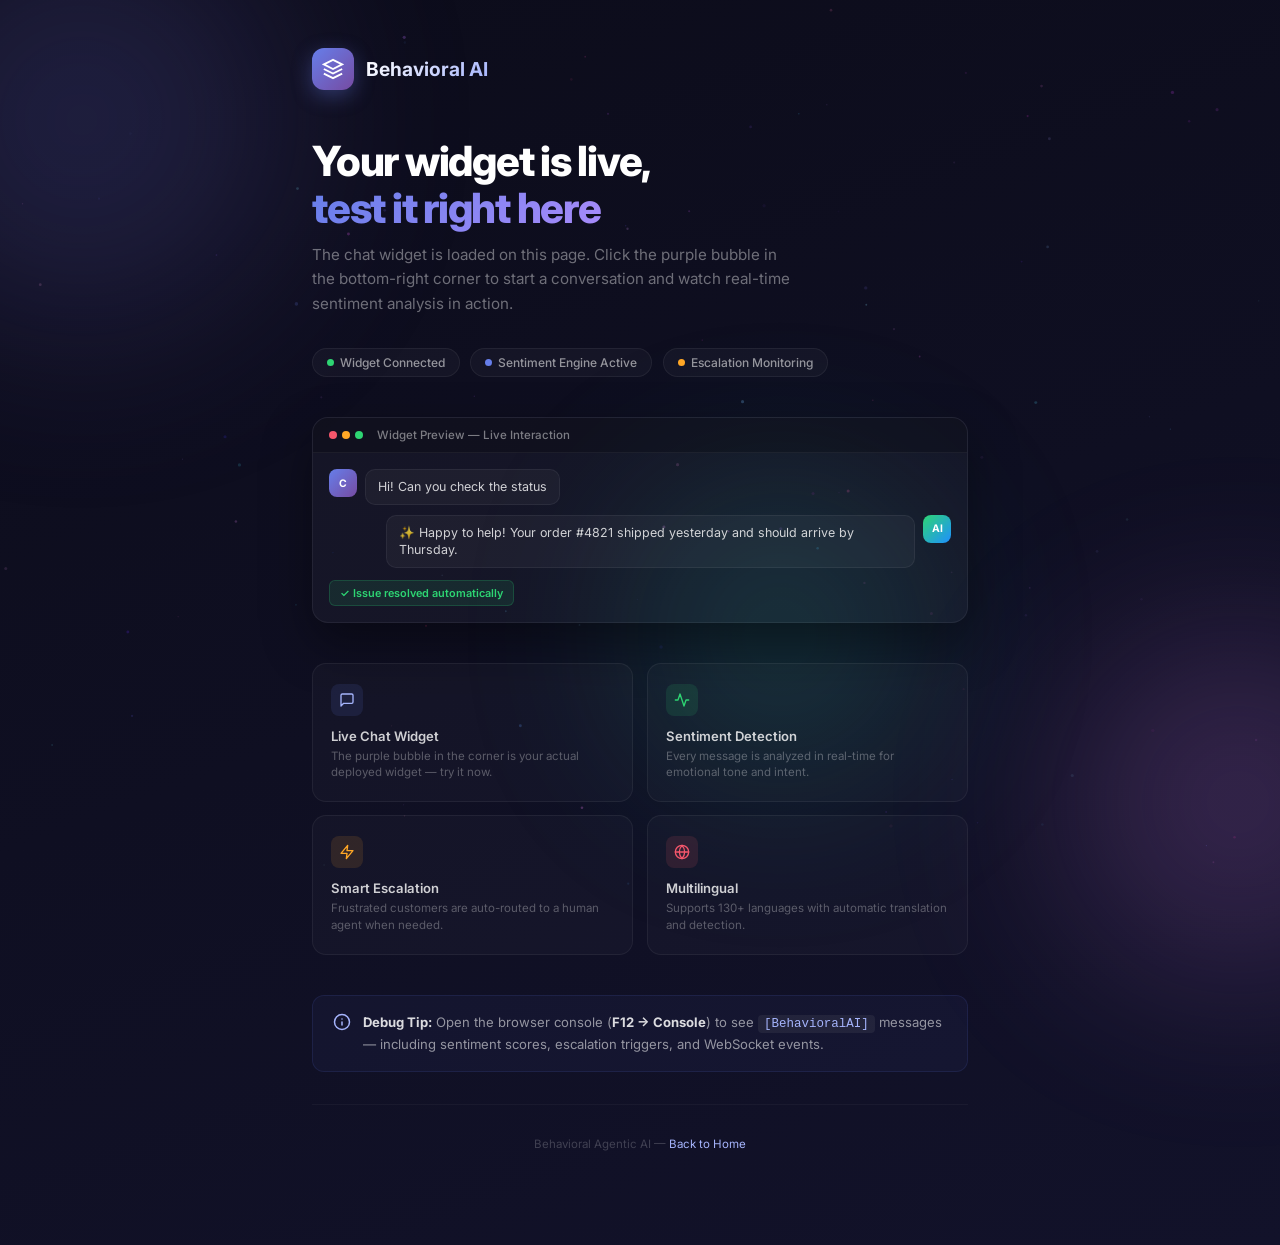
<file: frontend/widget-test.html>
<!DOCTYPE html>
<html lang="en">

<head>
    <meta charset="UTF-8">
    <meta name="viewport" content="width=device-width, initial-scale=1.0">
    <meta name="description" content="Behavioral Agentic AI - Widget Test Environment">
    <title>Widget Test | Behavioral Agentic AI</title>

    <link rel="preconnect" href="https://fonts.googleapis.com">
    <link rel="preconnect" href="https://fonts.gstatic.com" crossorigin>
    <link href="https://fonts.googleapis.com/css2?family=Inter:wght@300;400;500;600;700;800&display=swap"
        rel="stylesheet">

    <style>
        * {
            margin: 0;
            padding: 0;
            box-sizing: border-box;
        }

        body {
            font-family: 'Inter', sans-serif;
            background: linear-gradient(160deg, #0c0c1a 0%, #12122a 100%);
            min-height: 100vh;
            overflow-x: hidden;
            color: #fff;
        }

        /* ═══════════════════════════════════════════════════════
           BACKGROUND LAYER
           ═══════════════════════════════════════════════════════ */
        #particleCanvas {
            position: fixed;
            top: 0;
            left: 0;
            width: 100%;
            height: 100%;
            z-index: 0;
            pointer-events: none;
        }

        .orb {
            position: fixed;
            border-radius: 50%;
            filter: blur(100px);
            opacity: 0.2;
            pointer-events: none;
            z-index: 0;
        }

        .orb--1 {
            width: 420px;
            height: 420px;
            background: radial-gradient(circle, #667eea, #764ba2);
            top: -10%;
            left: -10%;
            animation: orbA 25s ease-in-out infinite;
        }

        .orb--2 {
            width: 340px;
            height: 340px;
            background: radial-gradient(circle, #f093fb, #c471f5);
            bottom: -8%;
            right: -10%;
            animation: orbB 30s ease-in-out infinite;
        }

        .orb--3 {
            width: 280px;
            height: 280px;
            background: radial-gradient(circle, #2ed573, #17c0eb);
            top: 55%;
            left: 50%;
            animation: orbA 28s ease-in-out infinite 6s;
        }

        @keyframes orbA {

            0%,
            100% {
                transform: translate(0, 0) scale(1);
            }

            50% {
                transform: translate(30px, 40px) scale(1.1);
            }
        }

        @keyframes orbB {

            0%,
            100% {
                transform: translate(0, 0) scale(1);
            }

            50% {
                transform: translate(-25px, -30px) scale(1.08);
            }
        }

        /* ═══════════════════════════════════════════════════════
           MAIN LAYOUT
           ═══════════════════════════════════════════════════════ */
        .page-wrap {
            position: relative;
            z-index: 1;
            max-width: 720px;
            margin: 0 auto;
            padding: 3rem 2rem 6rem;
            animation: pageEntry 0.8s cubic-bezier(0.22, 1, 0.36, 1) both;
        }

        @keyframes pageEntry {
            from {
                opacity: 0;
                transform: translateY(-20px);
            }

            to {
                opacity: 1;
                transform: translateY(0);
            }
        }

        /* ═══════════════════════════════════════════════════════
           BRAND LOGO
           ═══════════════════════════════════════════════════════ */
        .brand-logo {
            display: flex;
            align-items: center;
            gap: 12px;
            margin-bottom: 3rem;
            text-decoration: none;
        }

        .brand-logo-icon {
            width: 42px;
            height: 42px;
            background: linear-gradient(135deg, #667eea, #764ba2);
            border-radius: 12px;
            display: flex;
            align-items: center;
            justify-content: center;
            box-shadow: 0 6px 20px rgba(102, 126, 234, 0.35);
            animation: logoPulse 3s ease-in-out infinite;
        }

        @keyframes logoPulse {

            0%,
            100% {
                box-shadow: 0 6px 20px rgba(102, 126, 234, 0.35);
            }

            50% {
                box-shadow: 0 6px 28px rgba(102, 126, 234, 0.5);
            }
        }

        .brand-logo-icon svg {
            width: 22px;
            height: 22px;
            color: #fff;
        }

        .brand-logo-text {
            font-size: 1.2rem;
            font-weight: 700;
            background: linear-gradient(135deg, #fff, #a5b4fc);
            -webkit-background-clip: text;
            -webkit-text-fill-color: transparent;
            background-clip: text;
        }

        /* ═══════════════════════════════════════════════════════
           HERO HEADING
           ═══════════════════════════════════════════════════════ */
        .hero-headline {
            font-size: 2.6rem;
            font-weight: 800;
            color: #fff;
            line-height: 1.12;
            letter-spacing: -0.03em;
            margin-bottom: 0.75rem;
        }

        .hero-headline span {
            background: linear-gradient(135deg, #667eea, #a78bfa);
            -webkit-background-clip: text;
            -webkit-text-fill-color: transparent;
            background-clip: text;
        }

        .hero-subtitle {
            color: rgba(255, 255, 255, 0.4);
            font-size: 0.95rem;
            line-height: 1.6;
            margin-bottom: 2rem;
            max-width: 480px;
        }

        /* ═══════════════════════════════════════════════════════
           STATUS BADGES
           ═══════════════════════════════════════════════════════ */
        .status-badges {
            display: flex;
            gap: 0.65rem;
            flex-wrap: wrap;
            margin-bottom: 2.5rem;
        }

        .status-badge {
            display: inline-flex;
            align-items: center;
            gap: 6px;
            padding: 6px 14px;
            background: rgba(255, 255, 255, 0.03);
            border: 1px solid rgba(255, 255, 255, 0.06);
            border-radius: 20px;
            font-size: 0.75rem;
            font-weight: 500;
            color: rgba(255, 255, 255, 0.55);
        }

        .status-dot {
            width: 7px;
            height: 7px;
            border-radius: 50%;
            animation: dotPulse 2s ease-in-out infinite;
        }

        .status-dot--green {
            background: #2ed573;
        }

        .status-dot--blue {
            background: #667eea;
        }

        .status-dot--amber {
            background: #ffa726;
        }

        @keyframes dotPulse {

            0%,
            100% {
                opacity: 1;
                transform: scale(1);
            }

            50% {
                opacity: 0.5;
                transform: scale(0.7);
            }
        }

        /* ═══════════════════════════════════════════════════════
           INTERACTIVE DEMO CARD — Widget Preview
           ═══════════════════════════════════════════════════════ */
        .demo-card {
            background: rgba(255, 255, 255, 0.03);
            backdrop-filter: blur(16px);
            border-radius: 16px;
            border: 1px solid rgba(255, 255, 255, 0.06);
            overflow: hidden;
            box-shadow: 0 20px 50px rgba(0, 0, 0, 0.4);
            animation: demoFloat 6s ease-in-out infinite;
            margin-bottom: 2.5rem;
        }

        @keyframes demoFloat {

            0%,
            100% {
                transform: translateY(0);
            }

            50% {
                transform: translateY(-6px);
            }
        }

        .demo-card-header {
            display: flex;
            align-items: center;
            gap: 8px;
            padding: 10px 16px;
            border-bottom: 1px solid rgba(255, 255, 255, 0.05);
            background: rgba(0, 0, 0, 0.2);
        }

        .demo-dots {
            display: flex;
            gap: 5px;
        }

        .demo-dots span {
            width: 8px;
            height: 8px;
            border-radius: 50%;
        }

        .demo-dots span:nth-child(1) {
            background: #f5576c;
        }

        .demo-dots span:nth-child(2) {
            background: #ffa726;
        }

        .demo-dots span:nth-child(3) {
            background: #2ed573;
        }

        .demo-card-title {
            font-size: 0.72rem;
            color: rgba(255, 255, 255, 0.45);
            font-weight: 500;
            margin-left: 6px;
        }

        .demo-card-body {
            padding: 16px;
            display: flex;
            flex-direction: column;
            gap: 10px;
        }

        /* Chat messages */
        .demo-msg {
            display: flex;
            align-items: flex-start;
            gap: 8px;
            opacity: 0;
            animation: msgFadeIn 0.5s ease forwards;
        }

        .demo-msg:nth-child(1) {
            animation-delay: 0.5s;
        }

        .demo-msg:nth-child(2) {
            animation-delay: 2.2s;
        }

        .demo-msg--ai {
            flex-direction: row-reverse;
        }

        @keyframes msgFadeIn {
            from {
                opacity: 0;
                transform: translateY(8px);
            }

            to {
                opacity: 1;
                transform: translateY(0);
            }
        }

        .demo-avatar {
            width: 28px;
            height: 28px;
            border-radius: 8px;
            display: flex;
            align-items: center;
            justify-content: center;
            font-size: 0.65rem;
            font-weight: 700;
            flex-shrink: 0;
        }

        .demo-avatar--user {
            background: linear-gradient(135deg, #667eea, #764ba2);
            color: #fff;
        }

        .demo-avatar--ai {
            background: linear-gradient(135deg, #2ed573, #1e90ff);
            color: #fff;
        }

        .demo-bubble {
            background: rgba(255, 255, 255, 0.04);
            border: 1px solid rgba(255, 255, 255, 0.06);
            border-radius: 10px;
            padding: 8px 12px;
            max-width: 85%;
        }

        .demo-bubble-text {
            font-size: 0.78rem;
            color: rgba(255, 255, 255, 0.8);
            line-height: 1.4;
        }

        .demo-sentiment {
            display: inline-flex;
            align-items: center;
            gap: 5px;
            margin-top: 5px;
            font-size: 0.65rem;
            font-weight: 600;
        }

        .demo-sentiment--pos {
            color: #2ed573;
        }

        .demo-sentiment-dot {
            width: 6px;
            height: 6px;
            border-radius: 50%;
            background: #2ed573;
            animation: dotPulse 1.5s ease-in-out infinite;
        }

        .demo-resolve-badge {
            display: inline-flex;
            align-items: center;
            gap: 5px;
            padding: 5px 10px;
            border-radius: 6px;
            background: rgba(46, 213, 115, 0.1);
            border: 1px solid rgba(46, 213, 115, 0.2);
            font-size: 0.68rem;
            font-weight: 600;
            color: #2ed573;
            margin-top: 2px;
            align-self: flex-start;
            opacity: 0;
            animation: badgePop 0.4s ease 3s forwards;
        }

        @keyframes badgePop {
            from {
                opacity: 0;
                transform: scale(0.85);
            }

            to {
                opacity: 1;
                transform: scale(1);
            }
        }

        /* ═══════════════════════════════════════════════════════
           INFO CARDS
           ═══════════════════════════════════════════════════════ */
        .info-grid {
            display: grid;
            grid-template-columns: 1fr 1fr;
            gap: 0.85rem;
            margin-bottom: 2.5rem;
        }

        .info-card {
            background: rgba(255, 255, 255, 0.025);
            backdrop-filter: blur(14px);
            border: 1px solid rgba(255, 255, 255, 0.06);
            border-radius: 14px;
            padding: 1.25rem 1.15rem;
            transition: border-color 0.3s, transform 0.3s;
        }

        .info-card:hover {
            border-color: rgba(102, 126, 234, 0.2);
            transform: translateY(-2px);
        }

        .info-card-icon {
            width: 32px;
            height: 32px;
            border-radius: 8px;
            display: flex;
            align-items: center;
            justify-content: center;
            margin-bottom: 0.75rem;
        }

        .info-card-icon svg {
            width: 16px;
            height: 16px;
        }

        .info-card-icon--purple {
            background: rgba(102, 126, 234, 0.12);
            color: #a5b4fc;
        }

        .info-card-icon--green {
            background: rgba(46, 213, 115, 0.12);
            color: #2ed573;
        }

        .info-card-icon--amber {
            background: rgba(255, 167, 38, 0.12);
            color: #ffa726;
        }

        .info-card-icon--pink {
            background: rgba(245, 87, 108, 0.12);
            color: #f5576c;
        }

        .info-card h3 {
            font-size: 0.82rem;
            font-weight: 600;
            color: rgba(255, 255, 255, 0.8);
            margin-bottom: 0.25rem;
        }

        .info-card p {
            font-size: 0.72rem;
            color: rgba(255, 255, 255, 0.3);
            line-height: 1.45;
        }

        /* ═══════════════════════════════════════════════════════
           WIDGET EMBED SECTION
           ═══════════════════════════════════════════════════════ */
        .widget-notice {
            display: flex;
            align-items: flex-start;
            gap: 12px;
            padding: 1rem 1.25rem;
            background: rgba(102, 126, 234, 0.05);
            border: 1px solid rgba(102, 126, 234, 0.12);
            border-radius: 12px;
            margin-bottom: 2rem;
        }

        .widget-notice svg {
            width: 18px;
            height: 18px;
            color: #a5b4fc;
            flex-shrink: 0;
            margin-top: 1px;
        }

        .widget-notice-text {
            font-size: 0.82rem;
            color: rgba(255, 255, 255, 0.55);
            line-height: 1.55;
        }

        .widget-notice-text strong {
            color: rgba(255, 255, 255, 0.85);
        }

        /* ═══════════════════════════════════════════════════════
           FOOTER NOTE
           ═══════════════════════════════════════════════════════ */
        .footer-note {
            text-align: center;
            padding-top: 2rem;
            border-top: 1px solid rgba(255, 255, 255, 0.04);
        }

        .footer-note p {
            font-size: 0.72rem;
            color: rgba(255, 255, 255, 0.2);
        }

        .footer-note a {
            color: #a5b4fc;
            text-decoration: none;
        }

        .footer-note a:hover {
            text-decoration: underline;
        }

        /* ═══════════════════════════════════════════════════════
           RESPONSIVE
           ═══════════════════════════════════════════════════════ */
        @media (max-width: 600px) {
            .page-wrap {
                padding: 2rem 1.25rem 5rem;
            }

            .hero-headline {
                font-size: 1.8rem;
            }

            .info-grid {
                grid-template-columns: 1fr;
            }

            .status-badges {
                gap: 0.4rem;
            }
        }
    </style>
</head>

<body>
    <div class="orb orb--1"></div>
    <div class="orb orb--2"></div>
    <div class="orb orb--3"></div>
    <canvas id="particleCanvas"></canvas>

    <div class="page-wrap">

        <!-- ═══ BRAND ═══ -->
        <a href="/" class="brand-logo">
            <div class="brand-logo-icon">
                <svg viewBox="0 0 24 24" fill="none" stroke="currentColor" stroke-width="2">
                    <path d="M12 2L2 7l10 5 10-5-10-5z" />
                    <path d="M2 17l10 5 10-5" />
                    <path d="M2 12l10 5 10-5" />
                </svg>
            </div>
            <span class="brand-logo-text">Behavioral AI</span>
        </a>

        <!-- ═══ HERO ═══ -->
        <h1 class="hero-headline">
            Your widget is live,<br><span>test it right here</span>
        </h1>
        <p class="hero-subtitle">
            The chat widget is loaded on this page. Click the purple bubble in the bottom-right corner to start a
            conversation and watch real-time sentiment analysis in action.
        </p>

        <!-- ═══ STATUS BADGES ═══ -->
        <div class="status-badges">
            <div class="status-badge">
                <span class="status-dot status-dot--green"></span>
                Widget Connected
            </div>
            <div class="status-badge">
                <span class="status-dot status-dot--blue"></span>
                Sentiment Engine Active
            </div>
            <div class="status-badge">
                <span class="status-dot status-dot--amber"></span>
                Escalation Monitoring
            </div>
        </div>

        <!-- ═══ INTERACTIVE DEMO CARD ═══ -->
        <div class="demo-card" id="demoCard">
            <div class="demo-card-header">
                <div class="demo-dots"><span></span><span></span><span></span></div>
                <span class="demo-card-title">Widget Preview — Live Interaction</span>
            </div>
            <div class="demo-card-body">
                <!-- Customer message -->
                <div class="demo-msg" id="msg1">
                    <div class="demo-avatar demo-avatar--user">C</div>
                    <div class="demo-bubble">
                        <div class="demo-bubble-text" id="typingText"></div>
                    </div>
                </div>

                <!-- AI response -->
                <div class="demo-msg demo-msg--ai" id="msg2">
                    <div class="demo-avatar demo-avatar--ai">AI</div>
                    <div class="demo-bubble">
                        <div class="demo-bubble-text">✨ Happy to help! Your order #4821 shipped yesterday and
                            should arrive by Thursday.</div>
                        <div class="demo-sentiment demo-sentiment--pos" id="sentiment2" style="display:none;">
                            <span class="demo-sentiment-dot"></span>
                            Satisfied — 96%
                        </div>
                    </div>
                </div>

                <div class="demo-resolve-badge" id="resolveBadge">
                    ✓ Issue resolved automatically
                </div>
            </div>
        </div>

        <!-- ═══ FEATURE INFO CARDS ═══ -->
        <div class="info-grid">
            <div class="info-card">
                <div class="info-card-icon info-card-icon--purple">
                    <svg viewBox="0 0 24 24" fill="none" stroke="currentColor" stroke-width="2" stroke-linecap="round"
                        stroke-linejoin="round">
                        <path d="M21 15a2 2 0 0 1-2 2H7l-4 4V5a2 2 0 0 1 2-2h14a2 2 0 0 1 2 2z"></path>
                    </svg>
                </div>
                <h3>Live Chat Widget</h3>
                <p>The purple bubble in the corner is your actual deployed widget — try it now.</p>
            </div>
            <div class="info-card">
                <div class="info-card-icon info-card-icon--green">
                    <svg viewBox="0 0 24 24" fill="none" stroke="currentColor" stroke-width="2" stroke-linecap="round"
                        stroke-linejoin="round">
                        <path d="M22 12h-4l-3 9L9 3l-3 9H2"></path>
                    </svg>
                </div>
                <h3>Sentiment Detection</h3>
                <p>Every message is analyzed in real-time for emotional tone and intent.</p>
            </div>
            <div class="info-card">
                <div class="info-card-icon info-card-icon--amber">
                    <svg viewBox="0 0 24 24" fill="none" stroke="currentColor" stroke-width="2" stroke-linecap="round"
                        stroke-linejoin="round">
                        <polygon points="13 2 3 14 12 14 11 22 21 10 12 10 13 2"></polygon>
                    </svg>
                </div>
                <h3>Smart Escalation</h3>
                <p>Frustrated customers are auto-routed to a human agent when needed.</p>
            </div>
            <div class="info-card">
                <div class="info-card-icon info-card-icon--pink">
                    <svg viewBox="0 0 24 24" fill="none" stroke="currentColor" stroke-width="2" stroke-linecap="round"
                        stroke-linejoin="round">
                        <circle cx="12" cy="12" r="10"></circle>
                        <line x1="2" y1="12" x2="22" y2="12"></line>
                        <path
                            d="M12 2a15.3 15.3 0 0 1 4 10 15.3 15.3 0 0 1-4 10 15.3 15.3 0 0 1-4-10 15.3 15.3 0 0 1 4-10z">
                        </path>
                    </svg>
                </div>
                <h3>Multilingual</h3>
                <p>Supports 130+ languages with automatic translation and detection.</p>
            </div>
        </div>

        <!-- ═══ DEBUG NOTICE ═══ -->
        <div class="widget-notice">
            <svg viewBox="0 0 24 24" fill="none" stroke="currentColor" stroke-width="2" stroke-linecap="round"
                stroke-linejoin="round">
                <circle cx="12" cy="12" r="10"></circle>
                <line x1="12" y1="16" x2="12" y2="12"></line>
                <line x1="12" y1="8" x2="12.01" y2="8"></line>
            </svg>
            <div class="widget-notice-text">
                <strong>Debug Tip:</strong> Open the browser console (<strong>F12 → Console</strong>) to see
                <code
                    style="background:rgba(255,255,255,0.06);padding:2px 6px;border-radius:4px;font-size:0.78rem;color:#a5b4fc;">[BehavioralAI]</code>
                messages — including sentiment scores, escalation triggers, and WebSocket events.
            </div>
        </div>

        <!-- ═══ FOOTER ═══ -->
        <div class="footer-note">
            <p>Behavioral Agentic AI — <a href="/">Back to Home</a></p>
        </div>
    </div>

    <!-- ═══════════════════════════════════════════════════════
         PARTICLE GRAIN SYSTEM
         ═══════════════════════════════════════════════════════ -->
    <script>
        (function () {
            const canvas = document.getElementById('particleCanvas');
            const ctx = canvas.getContext('2d');
            let W, H, mouseX = -9999, mouseY = -9999;
            const COUNT = 100;
            const particles = [];
            const HUES = [235, 255, 270, 295, 320, 340, 200, 185];

            function resize() { W = canvas.width = window.innerWidth; H = canvas.height = window.innerHeight; }
            window.addEventListener('resize', resize); resize();
            document.addEventListener('mousemove', e => { mouseX = e.clientX; mouseY = e.clientY; });

            class P {
                constructor() { this.init(); }
                init() {
                    this.x = Math.random() * W; this.y = Math.random() * H;
                    this.r0 = 0.5 + Math.random() * 1.3; this.r = this.r0;
                    this.vx = (Math.random() - 0.5) * 0.18;
                    this.vy = (Math.random() - 0.5) * 0.18;
                    this.hi = Math.random() * HUES.length;
                    this.hs = 0.003 + Math.random() * 0.006;
                    this.sat = 60 + Math.random() * 30;
                    this.lit = 55 + Math.random() * 20;
                    this.a0 = 0.1 + Math.random() * 0.25;
                    this.a = this.a0;
                    this.tp = Math.random() * 6.28;
                    this.ts = 0.008 + Math.random() * 0.012;
                }
                update() {
                    this.x += this.vx; this.y += this.vy;
                    if (this.x < -5) this.x = W + 5;
                    if (this.x > W + 5) this.x = -5;
                    if (this.y < -5) this.y = H + 5;
                    if (this.y > H + 5) this.y = -5;
                    this.hi = (this.hi + this.hs) % HUES.length;
                    this.tp += this.ts;
                    const tw = 0.7 + 0.3 * Math.sin(this.tp);
                    const dx = this.x - mouseX, dy = this.y - mouseY;
                    const inf = Math.max(0, 1 - Math.sqrt(dx * dx + dy * dy) / 150);
                    this.a = this.a0 * tw + inf * 0.4;
                    this.r = this.r0 + inf * 2;
                }
                draw() {
                    const i = Math.floor(this.hi), f = this.hi - i;
                    const h = HUES[i % HUES.length] + (HUES[(i + 1) % HUES.length] - HUES[i % HUES.length]) * f;
                    ctx.beginPath(); ctx.arc(this.x, this.y, this.r, 0, 6.28);
                    ctx.fillStyle = `hsla(${h},${this.sat}%,${this.lit}%,${this.a})`;
                    ctx.fill();
                    if (this.a > 0.3) {
                        ctx.beginPath(); ctx.arc(this.x, this.y, this.r * 2.2, 0, 6.28);
                        ctx.fillStyle = `hsla(${h},${this.sat}%,${this.lit}%,${(this.a - 0.3) * 0.18})`;
                        ctx.fill();
                    }
                }
            }
            for (let i = 0; i < COUNT; i++) particles.push(new P());
            (function loop() {
                ctx.clearRect(0, 0, W, H);
                particles.forEach(p => { p.update(); p.draw(); });
                requestAnimationFrame(loop);
            })();
        })();

        // ═══════════════════════════════════════════════════════
        // TYPEWRITER EFFECT for demo card
        // ═══════════════════════════════════════════════════════
        (function () {
            const text = "Hi! Can you check the status of my order #4821? I placed it two days ago.";
            const el = document.getElementById('typingText');
            const sentiment2 = document.getElementById('sentiment2');
            let i = 0;

            function type() {
                if (i < text.length) {
                    el.textContent += text[i]; i++;
                    setTimeout(type, 28 + Math.random() * 20);
                } else {
                    setTimeout(() => { sentiment2.style.display = 'inline-flex'; }, 600);
                }
            }
            setTimeout(type, 800);
        })();
    </script>

    <!-- Behavioral AI Chat Widget — ORIGINAL EMBED (DO NOT MODIFY) -->

    <script src="https://sentimenta.snick.at/widget/embed.js"
        data-widget-key="wk_CvESfXy-NMTWWVZkasVFgapDIy1CabOfxA0joSSwhI0" async> </script>

</body>

</html>
</file>
<file: frontend/css/design-system.css>
/*
 * =========================================================
 * BEHAVIORAL AGENTIC AI - Design System
 * Gemini 3 Glassy Effect Theme
 * =========================================================
 */

/* =========================================================
   CSS RESET & BASE
   ========================================================= */
*, *::before, *::after {
  box-sizing: border-box;
  margin: 0;
  padding: 0;
}

html {
  font-size: 16px;
  scroll-behavior: smooth;
}

body {
  font-family: 'Inter', -apple-system, BlinkMacSystemFont, 'Segoe UI', Roboto, sans-serif;
  background: var(--bg-primary);
  color: var(--text-primary);
  line-height: 1.6;
  min-height: 100vh;
  overflow-x: hidden;
  -webkit-font-smoothing: antialiased;
  -moz-osx-font-smoothing: grayscale;
}

/* =========================================================
   CSS VARIABLES - DESIGN TOKENS
   ========================================================= */
:root {
  /* Background Layers */
  --bg-primary: #0a0a0f;
  --bg-secondary: #0f0f15;
  --bg-tertiary: #16161f;
  --bg-elevated: #1c1c28;
  --bg-hover: #222230;
  
  /* Glass Effects */
  --glass-bg: rgba(255, 255, 255, 0.03);
  --glass-bg-hover: rgba(255, 255, 255, 0.06);
  --glass-bg-active: rgba(255, 255, 255, 0.08);
  --glass-border: rgba(255, 255, 255, 0.08);
  --glass-border-hover: rgba(255, 255, 255, 0.12);
  --glass-border-active: rgba(255, 255, 255, 0.16);
  --glass-shadow: 0 4px 24px rgba(0, 0, 0, 0.2);
  --glass-shadow-lg: 0 8px 40px rgba(0, 0, 0, 0.3);
  --glass-blur: blur(20px);
  --glass-blur-lg: blur(40px);
  
  /* Primary Accent - Blue */
  --primary-50: #eff6ff;
  --primary-100: #dbeafe;
  --primary-200: #bfdbfe;
  --primary-300: #93c5fd;
  --primary-400: #60a5fa;
  --primary-500: #3b82f6;
  --primary-600: #2563eb;
  --primary-700: #1d4ed8;
  --primary-800: #1e40af;
  --primary-900: #1e3a8a;
  
  /* Secondary Accent - Purple */
  --secondary-400: #a78bfa;
  --secondary-500: #8b5cf6;
  --secondary-600: #7c3aed;
  
  /* Sentiment Colors */
  --positive: #10b981;
  --positive-light: #34d399;
  --positive-bg: rgba(16, 185, 129, 0.12);
  --positive-border: rgba(16, 185, 129, 0.3);
  
  --neutral: #6366f1;
  --neutral-light: #818cf8;
  --neutral-bg: rgba(99, 102, 241, 0.12);
  --neutral-border: rgba(99, 102, 241, 0.3);
  
  --negative: #ef4444;
  --negative-light: #f87171;
  --negative-bg: rgba(239, 68, 68, 0.12);
  --negative-border: rgba(239, 68, 68, 0.3);
  
  --urgent: #f59e0b;
  --urgent-light: #fbbf24;
  --urgent-bg: rgba(245, 158, 11, 0.12);
  --urgent-border: rgba(245, 158, 11, 0.3);
  
  /* Text Colors */
  --text-primary: rgba(255, 255, 255, 0.95);
  --text-secondary: rgba(255, 255, 255, 0.7);
  --text-muted: rgba(255, 255, 255, 0.5);
  --text-disabled: rgba(255, 255, 255, 0.3);
  
  /* Borders & Dividers */
  --border-subtle: rgba(255, 255, 255, 0.04);
  --border-default: rgba(255, 255, 255, 0.08);
  --border-strong: rgba(255, 255, 255, 0.12);
  
  /* Spacing Scale */
  --space-xs: 4px;
  --space-sm: 8px;
  --space-md: 16px;
  --space-lg: 24px;
  --space-xl: 32px;
  --space-2xl: 48px;
  --space-3xl: 64px;
  
  /* Border Radius */
  --radius-sm: 8px;
  --radius-md: 12px;
  --radius-lg: 16px;
  --radius-xl: 20px;
  --radius-2xl: 24px;
  --radius-full: 9999px;
  
  /* Transitions */
  --transition-fast: 150ms cubic-bezier(0.4, 0, 0.2, 1);
  --transition-normal: 250ms cubic-bezier(0.4, 0, 0.2, 1);
  --transition-slow: 350ms cubic-bezier(0.4, 0, 0.2, 1);
  --transition-bounce: 500ms cubic-bezier(0.34, 1.56, 0.64, 1);
  
  /* Shadows */
  --shadow-sm: 0 1px 2px rgba(0, 0, 0, 0.1);
  --shadow-md: 0 4px 12px rgba(0, 0, 0, 0.15);
  --shadow-lg: 0 8px 24px rgba(0, 0, 0, 0.2);
  --shadow-xl: 0 16px 48px rgba(0, 0, 0, 0.25);
  
  /* Z-Index Scale */
  --z-base: 0;
  --z-dropdown: 100;
  --z-sticky: 200;
  --z-modal: 300;
  --z-toast: 400;
  --z-tooltip: 500;
}

/* =========================================================
   TYPOGRAPHY
   ========================================================= */
h1, h2, h3, h4, h5, h6 {
  font-weight: 600;
  line-height: 1.3;
  color: var(--text-primary);
}

h1 { font-size: 2.5rem; letter-spacing: -0.02em; }
h2 { font-size: 2rem; letter-spacing: -0.015em; }
h3 { font-size: 1.5rem; letter-spacing: -0.01em; }
h4 { font-size: 1.25rem; }
h5 { font-size: 1.125rem; }
h6 { font-size: 1rem; }

p {
  color: var(--text-secondary);
  margin-bottom: var(--space-md);
}

a {
  color: var(--primary-400);
  text-decoration: none;
  transition: color var(--transition-fast);
}

a:hover {
  color: var(--primary-300);
}

/* =========================================================
   GLASS CARD COMPONENT
   ========================================================= */
.glass-card {
  background: var(--glass-bg);
  backdrop-filter: var(--glass-blur);
  -webkit-backdrop-filter: var(--glass-blur);
  border: 1px solid var(--glass-border);
  border-radius: var(--radius-xl);
  box-shadow: var(--glass-shadow);
  transition: all var(--transition-normal);
  position: relative;
  overflow: hidden;
}

.glass-card::before {
  content: '';
  position: absolute;
  top: 0;
  left: 0;
  right: 0;
  height: 1px;
  background: linear-gradient(
    90deg,
    transparent,
    rgba(255, 255, 255, 0.1),
    transparent
  );
}

.glass-card:hover {
  background: var(--glass-bg-hover);
  border-color: var(--glass-border-hover);
  box-shadow: var(--glass-shadow-lg);
  transform: translateY(-2px);
}

.glass-card--static {
  pointer-events: none;
}

.glass-card--static:hover {
  transform: none;
}

/* =========================================================
   BUTTONS
   ========================================================= */
.btn {
  display: inline-flex;
  align-items: center;
  justify-content: center;
  gap: var(--space-sm);
  padding: var(--space-sm) var(--space-lg);
  font-size: 0.9375rem;
  font-weight: 500;
  border-radius: var(--radius-md);
  border: none;
  cursor: pointer;
  transition: all var(--transition-fast);
  position: relative;
  overflow: hidden;
  white-space: nowrap;
}

.btn:disabled {
  opacity: 0.5;
  cursor: not-allowed;
}

/* Primary Button */
.btn-primary {
  background: linear-gradient(135deg, var(--primary-500), var(--primary-600));
  color: white;
  box-shadow: 0 4px 16px rgba(59, 130, 246, 0.3);
}

.btn-primary:hover:not(:disabled) {
  background: linear-gradient(135deg, var(--primary-400), var(--primary-500));
  box-shadow: 0 6px 24px rgba(59, 130, 246, 0.4);
  transform: translateY(-1px);
}

.btn-primary:active:not(:disabled) {
  transform: translateY(0);
}

/* Secondary Button */
.btn-secondary {
  background: var(--glass-bg);
  color: var(--text-primary);
  border: 1px solid var(--glass-border);
  backdrop-filter: var(--glass-blur);
}

.btn-secondary:hover:not(:disabled) {
  background: var(--glass-bg-hover);
  border-color: var(--glass-border-hover);
}

/* Ghost Button */
.btn-ghost {
  background: transparent;
  color: var(--text-secondary);
}

.btn-ghost:hover:not(:disabled) {
  background: var(--glass-bg);
  color: var(--text-primary);
}

/* Icon Button */
.btn-icon {
  width: 40px;
  height: 40px;
  padding: 0;
  border-radius: var(--radius-md);
}

/* Button Sizes */
.btn-sm {
  padding: var(--space-xs) var(--space-md);
  font-size: 0.875rem;
}

.btn-lg {
  padding: var(--space-md) var(--space-xl);
  font-size: 1rem;
}

/* Ripple Effect */
.btn::after {
  content: '';
  position: absolute;
  inset: 0;
  background: radial-gradient(circle at center, rgba(255,255,255,0.3) 0%, transparent 70%);
  opacity: 0;
  transform: scale(0);
  transition: transform 0.5s, opacity 0.3s;
}

.btn:active::after {
  opacity: 1;
  transform: scale(2.5);
  transition: transform 0s, opacity 0s;
}

/* =========================================================
   INPUT FIELDS
   ========================================================= */
.input-group {
  display: flex;
  flex-direction: column;
  gap: var(--space-xs);
}

.input-label {
  font-size: 0.875rem;
  font-weight: 500;
  color: var(--text-secondary);
}

.input {
  width: 100%;
  padding: var(--space-sm) var(--space-md);
  font-size: 0.9375rem;
  color: var(--text-primary);
  background: var(--glass-bg);
  border: 1px solid var(--glass-border);
  border-radius: var(--radius-md);
  outline: none;
  transition: all var(--transition-fast);
}

.input::placeholder {
  color: var(--text-muted);
}

.input:focus {
  background: var(--glass-bg-hover);
  border-color: var(--primary-500);
  box-shadow: 0 0 0 3px rgba(59, 130, 246, 0.15);
}

.input:disabled {
  opacity: 0.5;
  cursor: not-allowed;
}

/* Textarea */
.textarea {
  min-height: 100px;
  resize: vertical;
}

/* =========================================================
   BADGES
   ========================================================= */
.badge {
  display: inline-flex;
  align-items: center;
  gap: var(--space-xs);
  padding: 2px 10px;
  font-size: 0.75rem;
  font-weight: 600;
  border-radius: var(--radius-full);
  text-transform: uppercase;
  letter-spacing: 0.02em;
}

.badge-positive {
  background: var(--positive-bg);
  color: var(--positive-light);
  border: 1px solid var(--positive-border);
}

.badge-neutral {
  background: var(--neutral-bg);
  color: var(--neutral-light);
  border: 1px solid var(--neutral-border);
}

.badge-negative {
  background: var(--negative-bg);
  color: var(--negative-light);
  border: 1px solid var(--negative-border);
}

.badge-urgent {
  background: var(--urgent-bg);
  color: var(--urgent-light);
  border: 1px solid var(--urgent-border);
}

/* =========================================================
   AVATAR
   ========================================================= */
.avatar {
  width: 40px;
  height: 40px;
  border-radius: var(--radius-full);
  background: linear-gradient(135deg, var(--primary-500), var(--secondary-500));
  display: flex;
  align-items: center;
  justify-content: center;
  font-weight: 600;
  color: white;
  font-size: 0.875rem;
  flex-shrink: 0;
}

.avatar-sm { width: 32px; height: 32px; font-size: 0.75rem; }
.avatar-lg { width: 48px; height: 48px; font-size: 1rem; }
.avatar-xl { width: 64px; height: 64px; font-size: 1.25rem; }

.avatar img {
  width: 100%;
  height: 100%;
  object-fit: cover;
  border-radius: inherit;
}

/* =========================================================
   LOADING SPINNER
   ========================================================= */
.spinner {
  width: 24px;
  height: 24px;
  border: 2px solid var(--glass-border);
  border-top-color: var(--primary-500);
  border-radius: 50%;
  animation: spin 0.8s linear infinite;
}

.spinner-sm { width: 16px; height: 16px; border-width: 1.5px; }
.spinner-lg { width: 32px; height: 32px; border-width: 3px; }

@keyframes spin {
  to { transform: rotate(360deg); }
}

/* =========================================================
   ANIMATED GRADIENT BACKGROUND
   ========================================================= */
.gradient-bg {
  position: fixed;
  top: 0;
  left: 0;
  width: 100%;
  height: 100%;
  z-index: -1;
  overflow: hidden;
}

.gradient-orb {
  position: absolute;
  border-radius: 50%;
  filter: blur(80px);
  opacity: 0.3;
  animation: float 20s infinite ease-in-out;
}

.gradient-orb--1 {
  width: 600px;
  height: 600px;
  background: var(--primary-600);
  top: -20%;
  right: -10%;
  animation-delay: 0s;
}

.gradient-orb--2 {
  width: 500px;
  height: 500px;
  background: var(--secondary-600);
  bottom: -15%;
  left: -10%;
  animation-delay: -7s;
}

.gradient-orb--3 {
  width: 400px;
  height: 400px;
  background: var(--primary-500);
  top: 50%;
  left: 30%;
  animation-delay: -14s;
}

@keyframes float {
  0%, 100% { transform: translate(0, 0) scale(1); }
  25% { transform: translate(30px, -30px) scale(1.05); }
  50% { transform: translate(-20px, 20px) scale(0.95); }
  75% { transform: translate(20px, 30px) scale(1.02); }
}

/* =========================================================
   UTILITY CLASSES
   ========================================================= */
.flex { display: flex; }
.flex-col { flex-direction: column; }
.items-center { align-items: center; }
.justify-center { justify-content: center; }
.justify-between { justify-content: space-between; }
.gap-xs { gap: var(--space-xs); }
.gap-sm { gap: var(--space-sm); }
.gap-md { gap: var(--space-md); }
.gap-lg { gap: var(--space-lg); }
.gap-xl { gap: var(--space-xl); }

.text-center { text-align: center; }
.text-left { text-align: left; }
.text-right { text-align: right; }

.text-primary { color: var(--text-primary); }
.text-secondary { color: var(--text-secondary); }
.text-muted { color: var(--text-muted); }

.w-full { width: 100%; }
.h-full { height: 100%; }

.p-sm { padding: var(--space-sm); }
.p-md { padding: var(--space-md); }
.p-lg { padding: var(--space-lg); }
.p-xl { padding: var(--space-xl); }

.hidden { display: none; }
.visible { visibility: visible; }
.invisible { visibility: hidden; }

/* =========================================================
   RESPONSIVE BREAKPOINTS
   ========================================================= */
@media (max-width: 768px) {
  html { font-size: 14px; }
  
  h1 { font-size: 2rem; }
  h2 { font-size: 1.5rem; }
  h3 { font-size: 1.25rem; }
  
  .gradient-orb { opacity: 0.2; }
}

@media (max-width: 480px) {
  h1 { font-size: 1.75rem; }
  h2 { font-size: 1.25rem; }
}

/* =========================================================
   SCROLLBAR STYLING
   ========================================================= */
::-webkit-scrollbar {
  width: 8px;
  height: 8px;
}

::-webkit-scrollbar-track {
  background: var(--bg-secondary);
}

::-webkit-scrollbar-thumb {
  background: var(--glass-border-hover);
  border-radius: var(--radius-full);
}

::-webkit-scrollbar-thumb:hover {
  background: var(--glass-border-active);
}

/* =========================================================
   SELECTION STYLING
   ========================================================= */
::selection {
  background: var(--primary-500);
  color: white;
}

/* =========================================================
   FOCUS VISIBLE (Accessibility)
   ========================================================= */
:focus-visible {
  outline: 2px solid var(--primary-500);
  outline-offset: 2px;
}
</file>
<file: frontend/css/landing.css>
/*
 * =========================================================
 * BEHAVIORAL AGENTIC AI - Landing Page Styles
 * =========================================================
 */

/* =========================================================
   LANDING NAVIGATION
   ========================================================= */
.landing-nav {
    position: fixed;
    top: 0;
    left: 0;
    right: 0;
    z-index: var(--z-sticky);
    padding: var(--space-md) 0;
    background: rgba(10, 10, 15, 0.8);
    backdrop-filter: var(--glass-blur);
    border-bottom: 1px solid var(--glass-border);
}

.landing-nav-container {
    max-width: 1200px;
    margin: 0 auto;
    padding: 0 var(--space-xl);
    display: flex;
    align-items: center;
    justify-content: space-between;
}

.landing-logo {
    display: flex;
    align-items: center;
    gap: var(--space-sm);
    text-decoration: none;
}

.landing-logo-icon {
    width: 36px;
    height: 36px;
    border-radius: var(--radius-md);
    background: linear-gradient(135deg, var(--primary-500), var(--secondary-500));
    display: flex;
    align-items: center;
    justify-content: center;
    color: white;
}

.landing-logo-icon svg {
    width: 20px;
    height: 20px;
}

.landing-logo-text {
    font-size: 1.125rem;
    font-weight: 700;
    color: var(--text-primary);
}

.landing-nav-links {
    display: flex;
    align-items: center;
    gap: var(--space-xl);
}

.landing-nav-link {
    font-size: 0.9375rem;
    font-weight: 500;
    color: var(--text-secondary);
    text-decoration: none;
    transition: color var(--transition-fast);
}

.landing-nav-link:hover {
    color: var(--text-primary);
}

.landing-nav-actions {
    display: flex;
    align-items: center;
    gap: var(--space-md);
}

/* =========================================================
   HERO SECTION
   ========================================================= */
.hero {
    min-height: 100vh;
    display: flex;
    align-items: center;
    padding: 120px var(--space-xl) var(--space-3xl);
    max-width: 1400px;
    margin: 0 auto;
    gap: var(--space-3xl);
}

.hero-container {
    flex: 1;
    max-width: 600px;
}

.hero-badge {
    display: inline-flex;
    align-items: center;
    gap: var(--space-sm);
    padding: 6px 16px;
    background: var(--glass-bg);
    border: 1px solid var(--glass-border);
    border-radius: var(--radius-full);
    font-size: 0.8125rem;
    font-weight: 500;
    color: var(--text-secondary);
    margin-bottom: var(--space-lg);
}

.hero-badge-dot {
    width: 8px;
    height: 8px;
    background: var(--positive);
    border-radius: var(--radius-full);
    animation: pulse 2s infinite;
}

@keyframes pulse {

    0%,
    100% {
        opacity: 1;
        transform: scale(1);
    }

    50% {
        opacity: 0.5;
        transform: scale(1.2);
    }
}

.hero-title {
    font-size: 3.5rem;
    font-weight: 800;
    line-height: 1.1;
    margin-bottom: var(--space-lg);
    letter-spacing: -0.03em;
}

.hero-title-line {
    display: block;
}

.hero-title-gradient {
    background: linear-gradient(135deg, var(--primary-400), var(--secondary-400));
    -webkit-background-clip: text;
    -webkit-text-fill-color: transparent;
    background-clip: text;
}

.hero-subtitle {
    font-size: 1.125rem;
    color: var(--text-secondary);
    line-height: 1.7;
    margin-bottom: var(--space-xl);
    max-width: 520px;
}

.hero-actions {
    display: flex;
    gap: var(--space-md);
    margin-bottom: var(--space-2xl);
}

.hero-stats {
    display: flex;
    align-items: center;
    gap: var(--space-xl);
}

.hero-stat {
    text-align: center;
}

.hero-stat-value {
    display: block;
    font-size: 2rem;
    font-weight: 700;
    color: var(--text-primary);
    line-height: 1.2;
}

.hero-stat-label {
    font-size: 0.8125rem;
    color: var(--text-muted);
}

.hero-stat-divider {
    width: 1px;
    height: 40px;
    background: var(--border-default);
}

/* =========================================================
   HERO VISUAL (Demo Card)
   ========================================================= */
.hero-visual {
    flex: 1;
    max-width: 500px;
}

.hero-visual-card {
    padding: 0;
    overflow: hidden;
}

.hero-visual-header {
    padding: var(--space-md) var(--space-lg);
    background: var(--bg-tertiary);
    border-bottom: 1px solid var(--border-subtle);
    display: flex;
    align-items: center;
    gap: var(--space-md);
}

.hero-visual-dots {
    display: flex;
    gap: 6px;
}

.hero-visual-dots span {
    width: 10px;
    height: 10px;
    border-radius: var(--radius-full);
    background: var(--glass-border);
}

.hero-visual-dots span:first-child {
    background: #ff5f56;
}

.hero-visual-dots span:nth-child(2) {
    background: #ffbd2e;
}

.hero-visual-dots span:last-child {
    background: #27ca40;
}

.hero-visual-title {
    font-size: 0.8125rem;
    font-weight: 500;
    color: var(--text-secondary);
}

.hero-visual-content {
    padding: var(--space-lg);
    display: flex;
    flex-direction: column;
    gap: var(--space-md);
}

.demo-message {
    display: flex;
    gap: var(--space-sm);
    align-items: flex-start;
}

.demo-message-avatar {
    width: 32px;
    height: 32px;
    border-radius: var(--radius-full);
    background: linear-gradient(135deg, var(--primary-500), var(--secondary-500));
    display: flex;
    align-items: center;
    justify-content: center;
    font-size: 0.75rem;
    font-weight: 600;
    color: white;
    flex-shrink: 0;
}

.demo-message-avatar--ai {
    background: linear-gradient(135deg, var(--secondary-500), var(--primary-500));
}

.demo-message--ai {
    justify-content: flex-end;
}

.demo-message-bubble {
    background: var(--bg-elevated);
    padding: var(--space-sm) var(--space-md);
    border-radius: var(--radius-md);
    max-width: 85%;
}

.demo-message--ai .demo-message-bubble {
    background: linear-gradient(135deg, rgba(139, 92, 246, 0.2), rgba(59, 130, 246, 0.2));
    border: 1px solid rgba(139, 92, 246, 0.3);
}

.demo-message-text {
    display: block;
    font-size: 0.875rem;
    color: var(--text-primary);
    line-height: 1.5;
}

.demo-message-sentiment {
    display: inline-flex;
    align-items: center;
    gap: 4px;
    margin-top: 6px;
    padding: 2px 8px;
    background: var(--negative-bg);
    border-radius: var(--radius-full);
    font-size: 0.6875rem;
    font-weight: 600;
    color: var(--negative-light);
}

.demo-analysis {
    background: var(--bg-tertiary);
    border-radius: var(--radius-md);
    padding: var(--space-md);
    display: flex;
    flex-direction: column;
    gap: var(--space-sm);
}

.demo-analysis-item {
    display: flex;
    align-items: center;
    gap: var(--space-md);
}

.demo-analysis-label {
    font-size: 0.75rem;
    color: var(--text-muted);
    width: 100px;
}

.demo-analysis-value {
    font-size: 0.8125rem;
    font-weight: 600;
    color: var(--text-primary);
}

.demo-analysis-bar {
    flex: 1;
    height: 6px;
    background: var(--bg-primary);
    border-radius: var(--radius-full);
    overflow: hidden;
}

.demo-analysis-bar-fill {
    height: 100%;
    background: linear-gradient(90deg, var(--negative), var(--urgent));
    border-radius: var(--radius-full);
    animation: bar-grow 2s ease-out;
}

@keyframes bar-grow {
    from {
        width: 0;
    }
}

/* =========================================================
   SECTIONS COMMON
   ========================================================= */
.section-container {
    max-width: 1200px;
    margin: 0 auto;
    padding: var(--space-3xl) var(--space-xl);
}

.section-header {
    text-align: center;
    max-width: 600px;
    margin: 0 auto var(--space-2xl);
}

.section-badge {
    display: inline-block;
    padding: 4px 12px;
    background: var(--glass-bg);
    border: 1px solid var(--glass-border);
    border-radius: var(--radius-full);
    font-size: 0.75rem;
    font-weight: 600;
    color: var(--primary-400);
    text-transform: uppercase;
    letter-spacing: 0.05em;
    margin-bottom: var(--space-md);
}

.section-title {
    font-size: 2.5rem;
    font-weight: 700;
    margin-bottom: var(--space-md);
    letter-spacing: -0.02em;
}

.section-subtitle {
    font-size: 1.0625rem;
    color: var(--text-secondary);
    line-height: 1.6;
}

/* =========================================================
   FEATURES SECTION
   ========================================================= */
.features {
    background: var(--bg-secondary);
}

.features-grid {
    display: grid;
    grid-template-columns: repeat(2, 1fr);
    gap: var(--space-lg);
}

.feature-card {
    padding: var(--space-xl);
}

.feature-icon {
    width: 52px;
    height: 52px;
    border-radius: var(--radius-md);
    display: flex;
    align-items: center;
    justify-content: center;
    margin-bottom: var(--space-lg);
}

.feature-icon--blue {
    background: rgba(59, 130, 246, 0.15);
    color: var(--primary-400);
}

.feature-icon--purple {
    background: rgba(139, 92, 246, 0.15);
    color: var(--secondary-400);
}

.feature-icon--orange {
    background: var(--urgent-bg);
    color: var(--urgent-light);
}

.feature-icon--green {
    background: var(--positive-bg);
    color: var(--positive-light);
}

.feature-title {
    font-size: 1.25rem;
    font-weight: 600;
    margin-bottom: var(--space-sm);
}

.feature-description {
    font-size: 0.9375rem;
    color: var(--text-secondary);
    line-height: 1.6;
    margin-bottom: var(--space-md);
}

.feature-tags {
    display: flex;
    gap: var(--space-sm);
}

.feature-tag {
    padding: 4px 10px;
    background: var(--glass-bg);
    border: 1px solid var(--glass-border);
    border-radius: var(--radius-sm);
    font-size: 0.6875rem;
    font-weight: 600;
    color: var(--text-muted);
    text-transform: uppercase;
}

/* =========================================================
   HOW IT WORKS SECTION
   ========================================================= */
.process-steps {
    display: flex;
    flex-direction: column;
    gap: var(--space-lg);
    max-width: 700px;
    margin: 0 auto;
}

.process-step {
    display: flex;
    gap: var(--space-lg);
    align-items: flex-start;
}

.process-step-number {
    font-size: 2.5rem;
    font-weight: 800;
    color: var(--primary-500);
    opacity: 0.3;
    line-height: 1;
    flex-shrink: 0;
    width: 60px;
}

.process-step-content {
    flex: 1;
    padding: var(--space-lg);
}

.process-step-title {
    font-size: 1.125rem;
    font-weight: 600;
    margin-bottom: var(--space-xs);
}

.process-step-text {
    font-size: 0.9375rem;
    color: var(--text-secondary);
    line-height: 1.6;
    margin: 0;
}

/* =========================================================
   LANGUAGES SECTION
   ========================================================= */
.languages {
    background: var(--bg-secondary);
}

.languages-grid {
    display: grid;
    grid-template-columns: repeat(5, 1fr);
    gap: var(--space-md);
}

.language-item {
    padding: var(--space-lg);
    text-align: center;
    display: flex;
    flex-direction: column;
    align-items: center;
    gap: var(--space-sm);
}

.language-flag {
    font-size: 2rem;
}

.language-name {
    font-size: 0.875rem;
    font-weight: 500;
    color: var(--text-secondary);
}

/* =========================================================
   CTA SECTION
   ========================================================= */
.cta-card {
    padding: var(--space-3xl);
    text-align: center;
    background: linear-gradient(135deg, rgba(59, 130, 246, 0.1), rgba(139, 92, 246, 0.1));
    border: 1px solid rgba(59, 130, 246, 0.2);
}

.cta-title {
    font-size: 2rem;
    font-weight: 700;
    margin-bottom: var(--space-md);
}

.cta-text {
    font-size: 1.0625rem;
    color: var(--text-secondary);
    margin-bottom: var(--space-xl);
    max-width: 500px;
    margin-left: auto;
    margin-right: auto;
}

/* =========================================================
   FOOTER
   ========================================================= */
.footer {
    border-top: 1px solid var(--glass-border);
    padding: var(--space-2xl) 0;
}

.footer-container {
    max-width: 1200px;
    margin: 0 auto;
    padding: 0 var(--space-xl);
    display: flex;
    align-items: center;
    justify-content: space-between;
}

.footer-brand-text {
    font-size: 0.875rem;
    color: var(--text-muted);
    margin-top: var(--space-sm);
    max-width: 300px;
}

.footer-info {
    text-align: right;
}

.footer-project,
.footer-author,
.footer-year {
    font-size: 0.875rem;
    color: var(--text-muted);
    margin: 0;
    line-height: 1.6;
}

.footer-author {
    font-weight: 500;
    color: var(--text-secondary);
}

/* =========================================================
   MOBILE HAMBURGER MENU
   ========================================================= */
.mobile-menu-btn {
    display: none;
    background: none;
    border: none;
    cursor: pointer;
    padding: 6px;
    color: var(--text-secondary);
    transition: color 0.3s;
}

.mobile-menu-btn:hover {
    color: var(--text-primary);
}

.mobile-menu-btn svg {
    width: 24px;
    height: 24px;
}

/* =========================================================
   RESPONSIVE
   ========================================================= */
@media (max-width: 1024px) {
    .hero {
        flex-direction: column;
        padding-top: 100px;
        text-align: center;
    }

    .hero-container {
        max-width: 100%;
    }

    .hero-subtitle {
        margin-left: auto;
        margin-right: auto;
    }

    .hero-actions {
        justify-content: center;
    }

    .hero-stats {
        justify-content: center;
    }

    .hero-visual {
        max-width: 100%;
        width: 100%;
    }

    .features-grid {
        grid-template-columns: 1fr;
    }

    .languages-grid {
        grid-template-columns: repeat(3, 1fr);
    }

    .section-container {
        padding: var(--space-2xl) var(--space-lg);
    }
}

@media (max-width: 768px) {

    /* ── Mobile Nav ── */
    .mobile-menu-btn {
        display: flex;
        align-items: center;
        justify-content: center;
    }

    .landing-nav-links {
        display: none;
        position: absolute;
        top: 100%;
        left: 0;
        right: 0;
        flex-direction: column;
        background: rgba(10, 10, 15, 0.96);
        backdrop-filter: blur(20px);
        -webkit-backdrop-filter: blur(20px);
        border-bottom: 1px solid var(--glass-border);
        padding: var(--space-lg);
        gap: var(--space-md);
        z-index: 100;
    }

    .landing-nav-links.open {
        display: flex;
    }

    .landing-nav-link {
        font-size: 1rem;
        padding: var(--space-sm) 0;
        width: 100%;
        text-align: center;
    }

    /* Hide CTA buttons on mobile — accessible via hamburger menu */
    .landing-nav-actions .btn {
        display: none;
    }

    .landing-nav-container {
        padding: 0 var(--space-md);
    }

    .landing-nav-actions .btn {
        padding: 8px 16px;
        font-size: 0.82rem;
    }

    /* ── Hero ── */
    .hero {
        padding: 90px var(--space-md) var(--space-2xl);
        min-height: auto;
        gap: var(--space-2xl);
    }

    .hero-title {
        font-size: 2.25rem;
    }

    .hero-subtitle {
        font-size: 1rem;
    }

    .hero-stats {
        flex-direction: column;
        gap: var(--space-lg);
    }

    .hero-stat-divider {
        display: none;
    }

    .hero-stat-value {
        font-size: 1.6rem;
    }

    /* ── Sections ── */
    .section-title {
        font-size: 1.75rem;
    }

    .section-subtitle {
        font-size: 0.95rem;
    }

    .section-container {
        padding: var(--space-xl) var(--space-md);
    }

    /* Normalize section vertical padding on mobile */
    .hiw-section {
        padding-bottom: var(--space-md);
    }

    .hiw-header {
        padding: 12px 1rem 12px;
    }

    .section-header {
        margin-bottom: var(--space-md);
    }

    .hiw-steps {
        padding-bottom: 0.5rem;
    }

    .setup-section {
        padding: var(--space-xl) 0;
    }

    /* Add spacing below setup step numbers bar */
    .setup-tabs {
        margin-bottom: 12px;
    }

    .lang-section {
        padding: 8px 0;
    }

    .languages-grid {
        grid-template-columns: repeat(2, 1fr);
    }

    /* ── Footer ── */
    .footer-container {
        flex-direction: column;
        text-align: center;
        gap: var(--space-xl);
        padding: 0 var(--space-md);
    }

    .footer-info {
        text-align: center;
    }

    .footer-brand-text {
        max-width: 100%;
    }

    /* ── Features ── */
    .feature-card {
        padding: var(--space-lg);
    }

    /* ── CTA ── */
    .cta-card {
        padding: var(--space-2xl) var(--space-lg);
    }

    .cta-title {
        font-size: 1.5rem;
    }

    /* ── Process Steps ── */
    .process-step {
        gap: var(--space-md);
    }

    .process-step-number {
        font-size: 1.8rem;
        width: 40px;
    }
}

@media (max-width: 480px) {
    .hero {
        padding: 80px var(--space-sm) var(--space-xl);
    }

    .hero-title {
        font-size: 1.85rem;
    }

    .hero-subtitle {
        font-size: 0.92rem;
    }

    .hero-actions {
        flex-direction: column;
        width: 100%;
    }

    .hero-actions .btn {
        width: 100%;
        justify-content: center;
    }

    .hero-badge {
        font-size: 0.72rem;
        padding: 4px 12px;
    }

    .section-title {
        font-size: 1.5rem;
    }

    .section-header {
        margin-bottom: var(--space-xl);
    }

    .languages-grid {
        grid-template-columns: 1fr 1fr;
        gap: var(--space-sm);
    }

    .language-item {
        padding: var(--space-md);
    }

    .cta-card {
        padding: var(--space-xl) var(--space-md);
    }

    .cta-title {
        font-size: 1.3rem;
    }

    .cta-text {
        font-size: 0.95rem;
    }

    .landing-logo-text {
        font-size: 0.95rem;
    }
}
</file>
